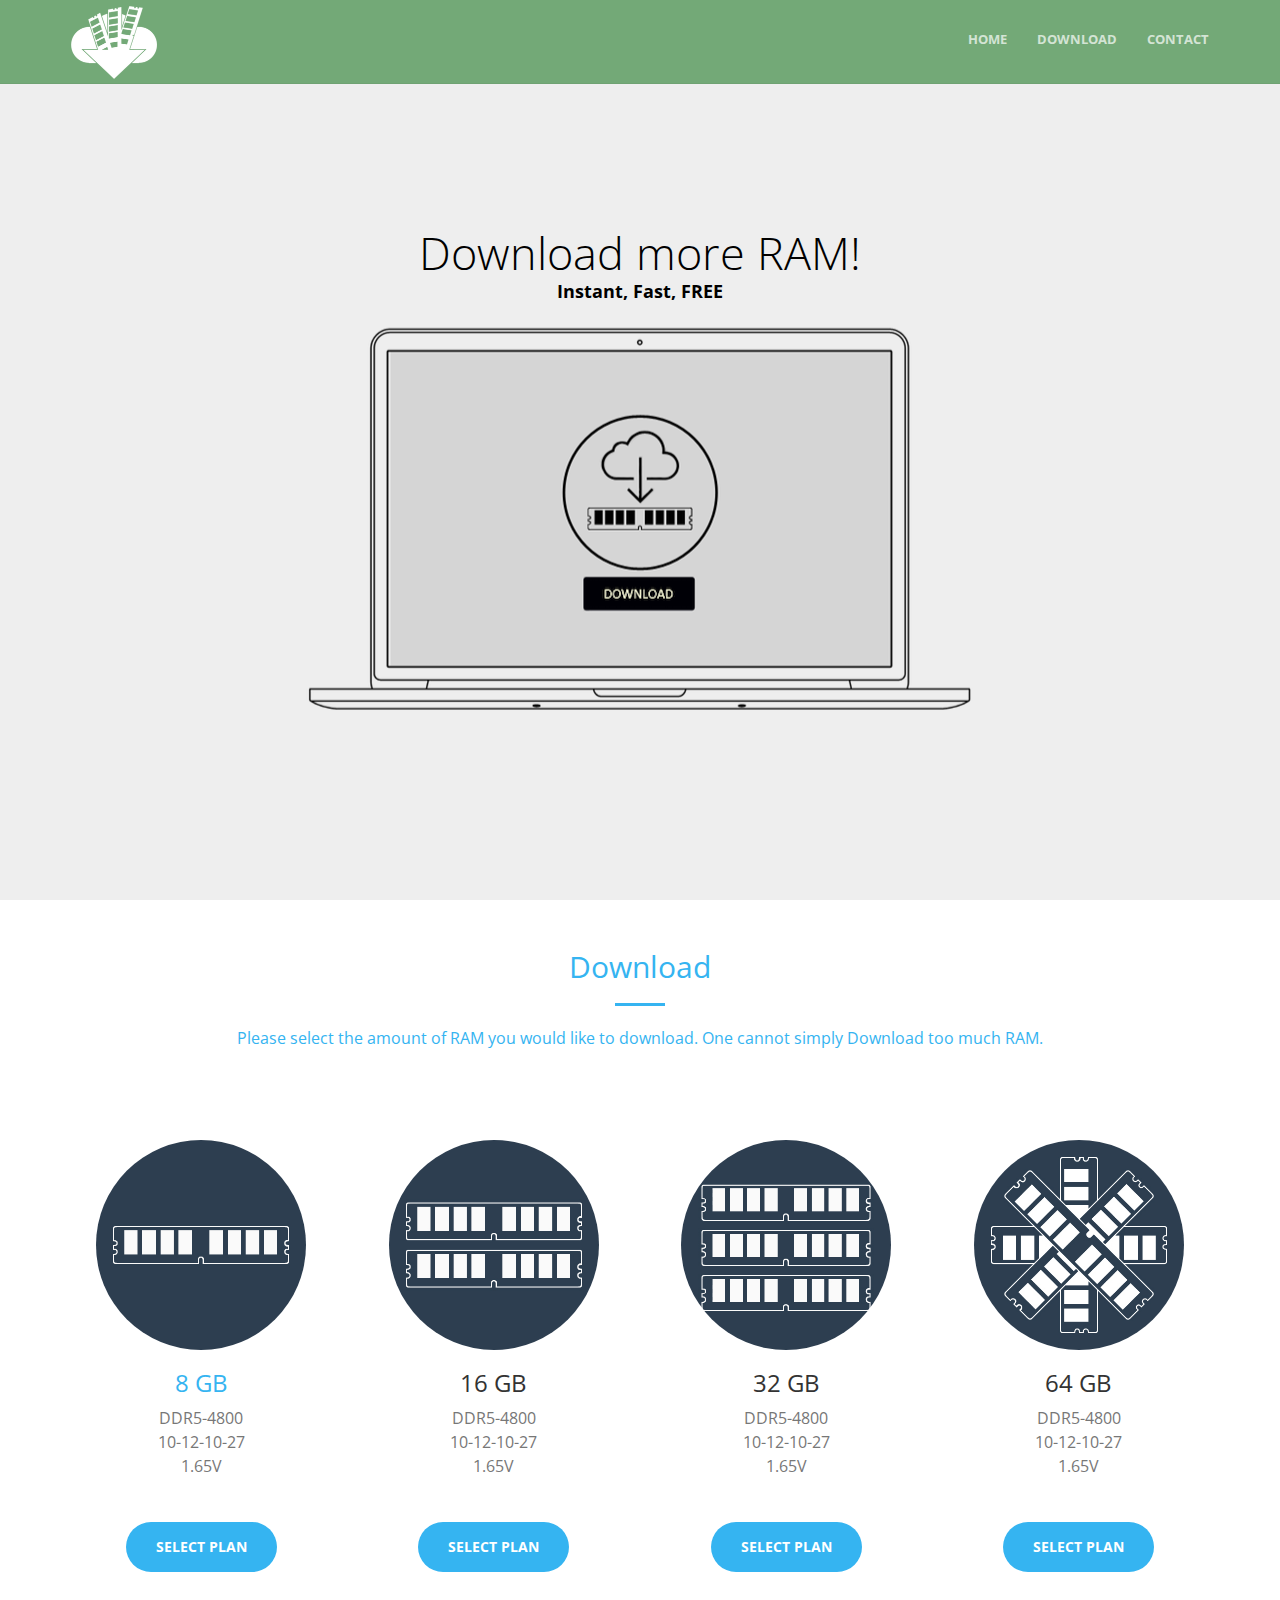
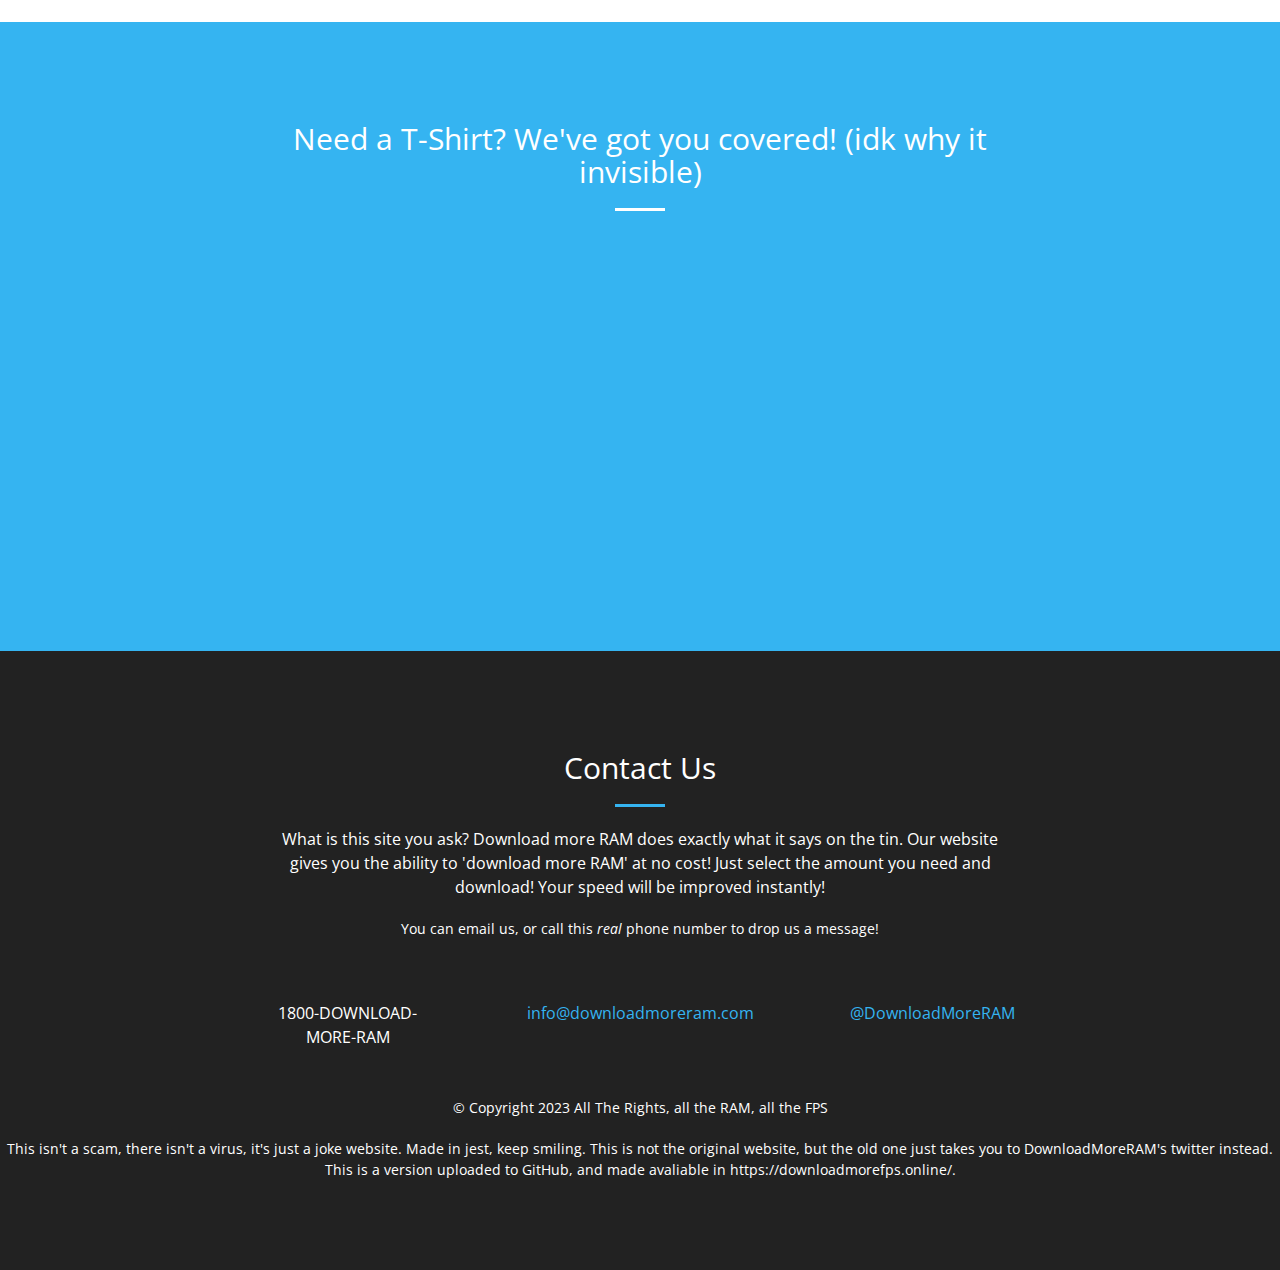
<file: index.html>
<!DOCTYPE html><html lang="en"><head><script id="facebook-jssdk" src="js/I3uY4CKqko9y.js#xfbml=1&amp;version=v2.9"></script><script type="text/javascript" async src="js/HbxWkjdwElxl.js"></script><script src="//archive.org/includes/analytics.js?v=cf34f82" type="text/javascript"></script>
<script type="text/javascript">window.addEventListener('DOMContentLoaded',function(){var v=archive_analytics.values;v.service='wb';v.server_name='wwwb-app216.us.archive.org';v.server_ms=351;archive_analytics.send_pageview({});});</script>
<script type="text/javascript" src="js/egmrTrvCScVy.js" charset="utf-8"></script>
<script type="text/javascript" src="js/JR6eDoq3au1F.js" charset="utf-8"></script>
<script type="text/javascript">
</script>
<link rel="stylesheet" type="text/css" href="css/q9QjhWV0X30f.css">
<link rel="stylesheet" type="text/css" href="css/j7NZtVsAtHgX.css">
<!-- End Wayback Rewrite JS Include -->

    <meta charset="utf-8">
    <meta http-equiv="X-UA-Compatible" content="IE=edge">
    <meta name="viewport" content="width=device-width, initial-scale=1">
    <meta name="description" content="DownloadMoreRAM.com - CloudRAM 2.0">

    <title>DownloadMoreFPS.online - CloudRAM 3.0</title>

	<!-- Favicon -->
    <link rel="shortcut icon" href="djQl969ojJGt.ico" type="image/x-icon">

    <!-- Bootstrap Core CSS -->
    <link href="css/mS5jW2OX2nCa.css" rel="stylesheet">

    <!-- Custom Fonts -->
    <link href="css/lUJVGrtR11Vj.css" rel="stylesheet" type="text/css">
    <link href="css/od3UffrsdSKG.css" rel="stylesheet" type="text/css">

    <!-- Plugin CSS -->
    <link href="css/QVC486VOgjSk.css" rel="stylesheet">
    <link href="css/xbhN0LAGyZZx.css" rel="stylesheet">

    <!-- HTML5 Shim and Respond.js IE8 support of HTML5 elements and media queries -->
    <!-- WARNING: Respond.js doesn't work if you view the page via file:// -->
    <!--[if lt IE 9]>
        <script src="https://oss.maxcdn.com/libs/html5shiv/3.7.0/html5shiv.js"></script>
        <script src="https://oss.maxcdn.com/libs/respond.js/1.4.2/respond.min.js"></script>
    <![endif]-->

</head>


    <nav id="mainNav" class="navbar navbar-default navbar-fixed-top">
        <div class="container-fluid">
            <!-- Brand and toggle get grouped for better mobile display -->
            <div class="navbar-header">
                <button type="button" class="navbar-toggle collapsed" data-toggle="collapse" data-target="#bs-example-navbar-collapse-1">
                    <span class="sr-only">Toggle navigation</span> Menu <i class="fa fa-bars"></i>
                </button>
                <a class="navbar-brand page-scroll" href="#page-top"><img src="images/kWVSumJexjV9.png" id="logo" alt="logo"></a>

</div>
            <!-- Collect the nav links, forms, and other content for toggling -->
            <div class="collapse navbar-collapse" id="bs-example-navbar-collapse-1">
                <ul class="nav navbar-nav navbar-right">
                    <li>
                        <a class="page-scroll" href="#page-top">Home</a>
                    </li>
                    <li>
                        <a class="page-scroll" href="#download">Download</a>
                    </li>
                    <li>
                        <a class="page-scroll" href="#contact">Contact</a>
                    </li>
                </ul>
            </div>
            <!-- /.navbar-collapse -->
        </div>
        <!-- /.container-fluid -->
    </nav>

    <header>
        <div class="header-content">
            <div class="header-content-inner">
                <h1 id="homeHeading">Download more RAM!</h1>
                <p><strong>Instant, Fast, FREE</strong></p>
                <a href="#download" class="page-scroll"><img id="banner" src="images/GkXU0U6P5aKa.png" alt="banner"></a>
            </div>
<br>
<div class="fb-like" data-href="https://www.facebook.com/downloadmoreramdotcom/" data-layout="standard" data-action="like" data-size="small" data-show-faces="false" data-share="true"></div>
<a href="https://twitter.com/DownloadMoreRam"

        </div>
    </header>
    
    <section id="download">
        <div class="container">
            <div class="row">
                <div class="col-lg-12 text-center">
                    <h2 class="section-heading">Download</h2>
                    <hr class="primary">
                    <p>Please select the amount of RAM you would like to download. One cannot simply Download too much RAM. </p>
                </div>
            </div>
        </div>
        <div class="container">
            <div class="row">
                <div class="col-lg-3 col-md-6 text-center">
                    <div class="service-box">
                        <img src="images/eyO18YuG58E7.png" class="suchrem" alt>
                        <h3>8 GB</h3>
                        <p class="text-muted">DDR5-4800 <br>
                                                        10-12-10-27<br>
                                                        1.65V</p>
						<a href="./download.html" class="btn btn-primary btn-xl page-scroll">Select plan</a>
                    </div>
                </div>
                <div class="col-lg-3 col-md-6 text-center">
                    <div class="service-box">
                        <img src="images/M01gks6KFRUg.png" class="suchrem" alt>
                        <h3>16 GB</h3>
                        <p class="text-muted">DDR5-4800 <br>
                                                        10-12-10-27<br>
                                                        1.65V</p>
                        <a href="./download.html" class="btn btn-primary btn-xl page-scroll">Select Plan</a>
                    </div>
                </div>
                <div class="col-lg-3 col-md-6 text-center">
                    <div class="service-box">
                        <img src="images/eIQLPmtymdud.png" class="suchrem" alt>
                        <h3>32 GB</h3>
                        <p class="text-muted">DDR5-4800 <br>
                                                        10-12-10-27<br>
                                                        1.65V</p>
                        <a href="./download.html" class="btn btn-primary btn-xl page-scroll">Select Plan</a>
                    </div>
                </div>
                <div class="col-lg-3 col-md-6 text-center">
                    <div class="service-box">
                        <img src="images/KeeqqXCGzFSE.png" class="suchrem" alt>
                        <h3>64 GB</h3>
                        <p class="text-muted">DDR5-4800 <br>
                                                        10-12-10-27<br>
                                                        1.65V </p>
                        <a href="./download.html" class="btn btn-primary btn-xl page-scroll">Select Plan</a>
                    </div>
                </div>
            </div>
        </div>
    </section>
    
    <section class="bg-primary" id="about">
        <div class="container">
            <div class="row">
                <div class="col-lg-8 col-lg-offset-2 text-center">
                    <h2 class="section-heading">Need a T-Shirt? We've got you covered! (idk why it invisible)</h2>
                    <hr class="light">
                    <p class="text-faded"><a href="https://www.zazzle.com/downloadmoreram">
			<img src="images/uK31MIxrX0FP.gif" width="40%"> 
<img src="images/NlnZwaxN2QFe.gif" width="40%">
                    </a></p><a href="https://www.zazzle.com/downloadmoreram">
                    </a><a href="https://www.zazzle.com/downloadmoreram" class="page-scroll btn btn-default btn-xl sr-button">See More!</a>
                </div>
            </div>
        </div>
    </section>

    <section class="bg-dark" id="contact">
        <div class="container">
            <div class="row">
                <div class="col-lg-8 col-lg-offset-2 text-center">
                    <h2 class="section-heading">Contact Us</h2>
                    <hr class="primary">
                    <p>What is this site you ask? Download more RAM does exactly what it says on the tin. Our website gives you the ability to 'download more RAM' at no cost! Just select the amount you need and download! Your speed will be improved instantly! </p>
You can email us, or call this <span style="font-style:italic;">real</span> phone number to drop us a message!<p></p>
                </div>
                <div class="col-lg-2 col-lg-offset-2 text-center">
                    <i class="fa fa-phone fa-3x sr-contact"></i>
                    <p>1800-DOWNLOAD-MORE-RAM</p>
                </div>
                <div class="col-lg-4 text-center">
                    <i class="fa fa-envelope-o fa-3x sr-contact"></i>
                    <p><a href="mailto:info@downloadmoreram.com"><span class="__cf_email__" data-cfemail="84edeae2ebc4e0ebf3eae8ebe5e0e9ebf6e1f6e5e9aae7ebe9">[email protected]</span></a></p>
                </div>
                <div class="col-lg-2 text-center">
                    <img src="images/GLk11OWmcwhT.png" alt="twitter" class="sr-contact" width="42">
                    <p><a href="https://twitter.com/DownloadMoreRAM">@DownloadMoreRAM</a></p>
                </div>
            </div>
        </div>
        <div id="footer">
        <p>© Copyright 2023 All The Rights, all the RAM, all the FPS</p>

<p>This isn't a scam, there isn't a virus, it's just a joke website. Made in jest, keep smiling. This is not the original website, but the old one just takes you to DownloadMoreRAM's twitter instead. This is a version uploaded to GitHub, and made avaliable in https://downloadmorefps.online/.</p>
<br>
    </div></section>

    <!-- jQuery -->
    <script data-cfasync="false" src="js/OJLpkJEDFrNi.js"></script><script src="js/gOSJycVDHtfH.js"></script>

    <!-- Bootstrap Core JavaScript -->
    <script src="js/bufmQF4voihf.js"></script>

    <!-- Plugin JavaScript -->
    <script src="js/UjuWMKOUst2m.js"></script>
    <script src="js/5xaUpRtTBnBV.js"></script>
    <script src="js/qCpwb4IS1YGd.js"></script>
    <script src="js/UUS3uYxdYExT.js"></script>


<script src="js/Q0ktavqnRXNe.js" type="text/javascript"></script>
                         <!-- scroll_top_btn -->
                <script type="text/javascript" src="js/Pb7bjWUD0adO.js"></script>
                <script type="text/javascript" src="js/QwA8Rq287go7.js"></script>
                <script type="text/javascript">
                jQuery(document).ready(function($) {
                        $(".scroll").click(function(event){
                                event.preventDefault();
                                $('html,body').animate({scrollTop:$(this.hash).offset().top},1200);
                        });
                });
        </script>




</body></html>
</file>
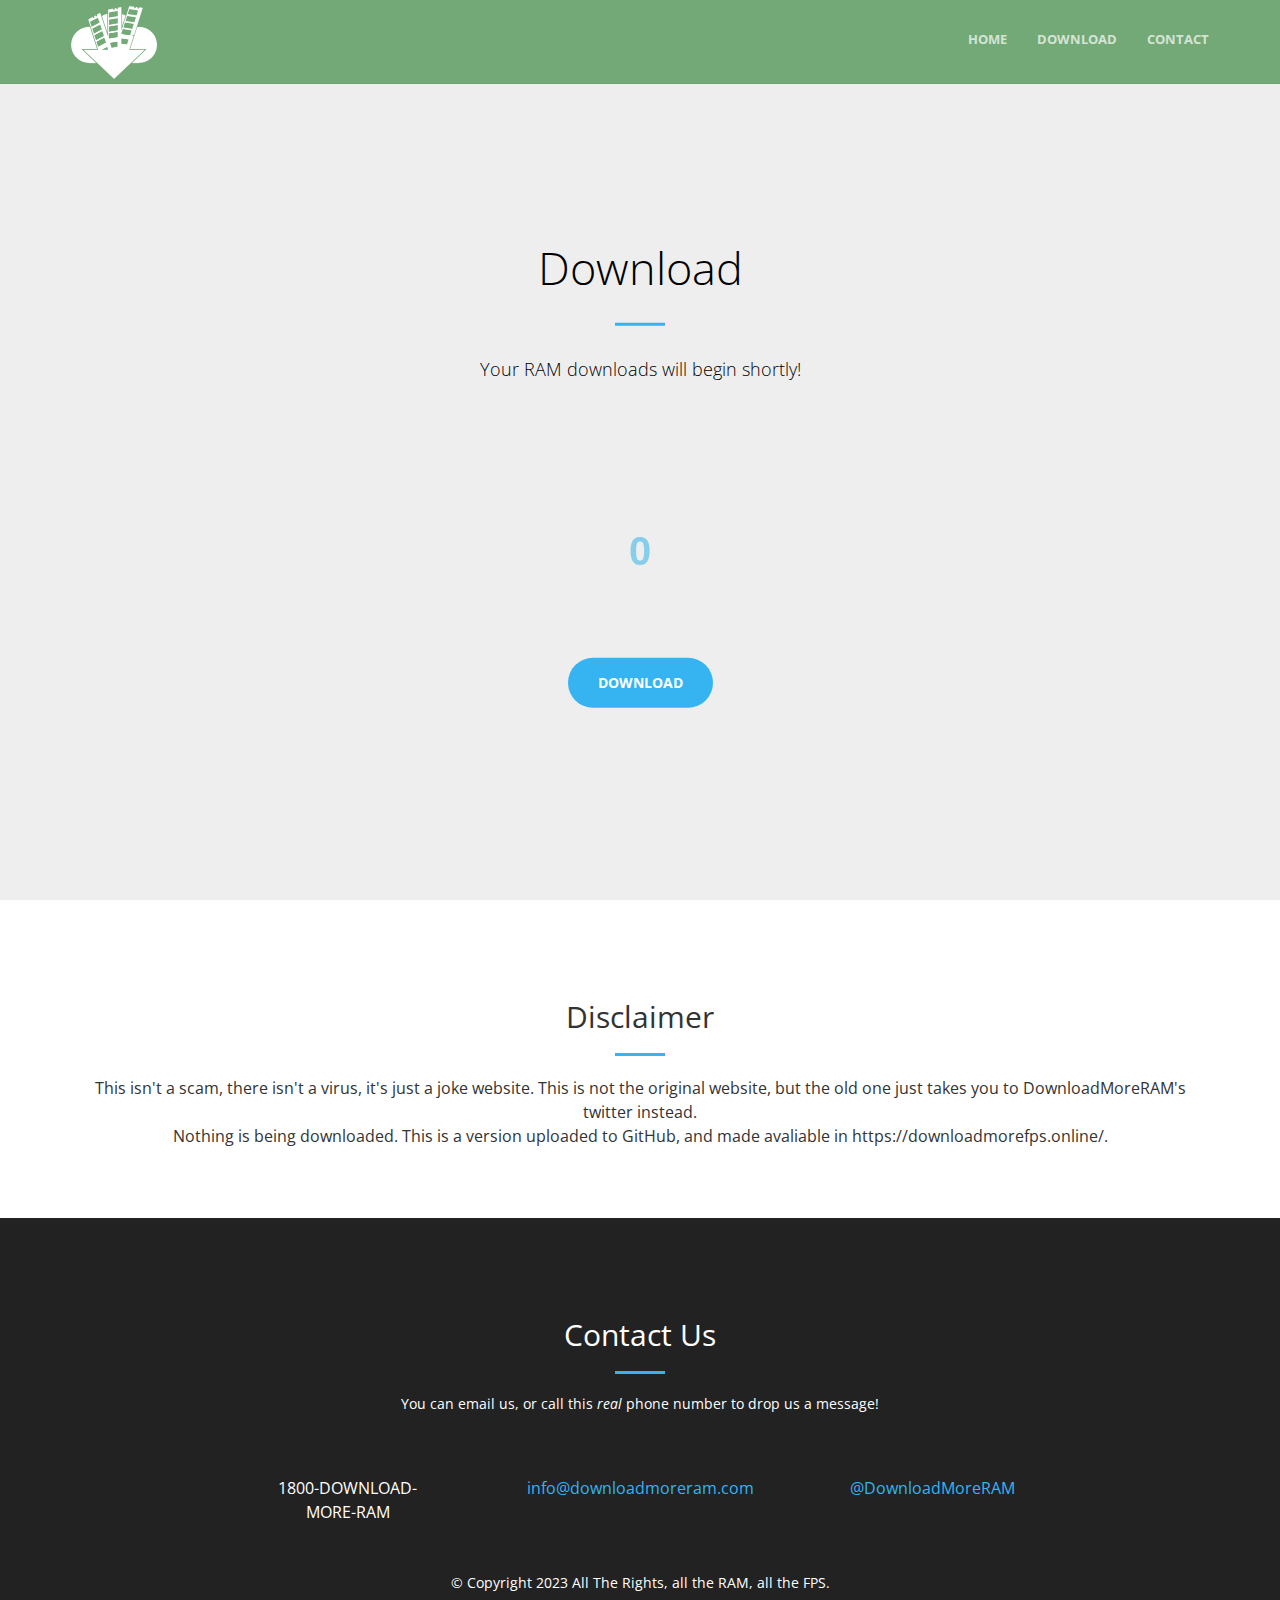
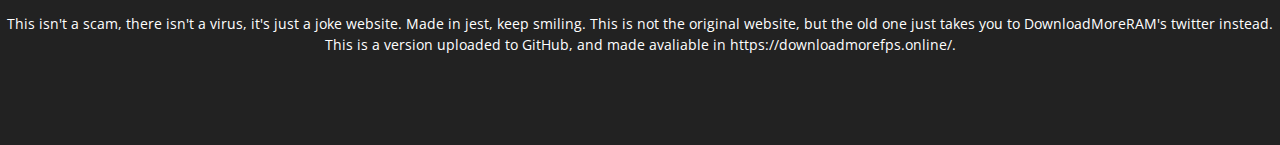
<file: download.html>
<!DOCTYPE html><html lang="en"><head><script id="facebook-jssdk" src="js/sdk.js#xfbml=1&amp;version=v2.9"></script><script type="text/javascript" async src="js/ga.js"></script><script src="//archive.org/includes/analytics.js?v=cf34f82" type="text/javascript"></script>
<script type="text/javascript">window.addEventListener('DOMContentLoaded',function(){var v=archive_analytics.values;v.service='wb';v.server_name='wwwb-app202.us.archive.org';v.server_ms=800;archive_analytics.send_pageview({});});</script>
<script type="text/javascript" src="js/bundle-playback.js" charset="utf-8"></script>
<script type="text/javascript" src="js/wombat.js" charset="utf-8"></script>
<script type="text/javascript">
</script>
<link rel="stylesheet" type="text/css" href="css/banner-styles.css">
<link rel="stylesheet" type="text/css" href="css/iconochive.css">
<!-- End Wayback Rewrite JS Include -->


    <meta charset="utf-8">
    <meta http-equiv="X-UA-Compatible" content="IE=edge">
    <meta name="viewport" content="width=device-width, initial-scale=1">
    <meta name="description" content="Rem is best girl">

    <title>Download More RAM!</title>

	<!-- Favicon -->
    <link rel="shortcut icon" href="favicon.ico" type="image/x-icon">

    <!-- Bootstrap Core CSS -->
    <link href="css/bootstrap.min.css" rel="stylesheet">

    <!-- Custom Fonts -->
    <link href="css/font-awesome.min.css" rel="stylesheet" type="text/css">
    <link href="css/css.css" rel="stylesheet" type="text/css">

    <!-- Plugin CSS -->
    <link href="css/magnific-popup.css" rel="stylesheet">
    <link href="css/creative.css" rel="stylesheet">

    <!-- HTML5 Shim and Respond.js IE8 support of HTML5 elements and media queries -->
    <!-- WARNING: Respond.js doesn't work if you view the page via file:// -->
    <!--[if lt IE 9]>
        <script src="https://oss.maxcdn.com/libs/html5shiv/3.7.0/html5shiv.js"></script>
        <script src="https://oss.maxcdn.com/libs/respond.js/1.4.2/respond.min.js"></script>
    <![endif]-->

</head>
    <nav id="mainNav" class="navbar navbar-default navbar-fixed-top">
        <div class="container-fluid">
            <!-- Brand and toggle get grouped for better mobile display -->
            <div class="navbar-header">
                <button type="button" class="navbar-toggle collapsed" data-toggle="collapse" data-target="#bs-example-navbar-collapse-1">
                    <span class="sr-only">Toggle navigation</span> Menu <i class="fa fa-bars"></i>
                </button>
                <a class="navbar-brand page-scroll" href="./index.html"><img src="images/logo.png" id="logo" alt="logo"></a>


            </div>


            <!-- Collect the nav links, forms, and other content for toggling -->
            <div class="collapse navbar-collapse" id="bs-example-navbar-collapse-1">
                <ul class="nav navbar-nav navbar-right">
                    <li>
                        <a class="page-scroll" href="./index.html">Home</a>
                    </li>
                    <li>
                        <a class="page-scroll" href="./index.html#download">Download</a>
                    </li>
                    <li>
                        <a class="page-scroll" href="#contact">Contact</a>
                    </li>
                </ul>
            </div>
            <!-- /.navbar-collapse -->
        </div>
        <!-- /.container-fluid -->
    </nav>
    
    <header>
        <div class="header-content">
            <div class="header-content-inner">
                    <h1 class="section-heading">Download</h1>
                    <hr class="primary">
                    <p id="funtxt">Your RAM downloads will begin shortly!</p>
                    
                    <div id="downSection">
                        <input type="text" value="0" class="dial">
                        </div>
                        
                        <div id="downloadBtn"><a class="btn btn-primary btn-xl page-scroll">Download</a> </div>
                    </div>
<br>

<br>

            </div>
        
    </header>
    
    <section id="disclaimer">
        <div class="container">
            <div class="row">
                <div class="col-lg-12 text-center">
                    <h2 class="section-heading">Disclaimer</h2>
                    <hr class="primary">
                    <p>This isn't a scam, there isn't a virus, it's just a joke website. This is not the original website, but the old one just takes you to DownloadMoreRAM's twitter instead. 
                    <br>
                    Nothing is being downloaded. This is a version uploaded to GitHub, and made avaliable in https://downloadmorefps.online/.
                    <br>
                    </p>
                </div>
            </div>
        </div>
    </section>
    
    <section class="bg-dark" id="contact">
        <div class="container">
            <div class="row">
                <div class="col-lg-8 col-lg-offset-2 text-center">
                    <h2 class="section-heading">Contact Us</h2>
                    <hr class="primary">
You can email us, or call this <span style="font-style:italic;">real</span> phone number to drop us a message!<p></p>
                </div>
                <div class="col-lg-2 col-lg-offset-2 text-center">
                    <i class="fa fa-phone fa-3x sr-contact"></i>
                    <p>1800-DOWNLOAD-MORE-RAM</p>
                </div>
                <div class="col-lg-4 text-center">
                    <i class="fa fa-envelope-o fa-3x sr-contact"></i>
                    <p><a href="mailto:info@downloadmoreram.com"><span class="__cf_email__" data-cfemail="9af3f4fcf5dafef5edf4f6f5fbfef7f5e8ffe8fbf7b4f9f5f7">[email protected]</span></a></p>
                </div>
                <div class="col-lg-2 text-center">
                    <img src="images/twitter.png" alt="twitter" class="sr-contact" width="42">
                    <p><a href="https://twitter.com/DownloadMoreRAM">@DownloadMoreRAM</a></p>
                </div>
            </div>
        </div>
        <div id="footer">
        <p>© Copyright 2023 All The Rights, all the RAM, all the FPS.</p>

<p>This isn't a scam, there isn't a virus, it's just a joke website. Made in jest, keep smiling. This is not the original website, but the old one just takes you to DownloadMoreRAM's twitter instead. This is a version uploaded to GitHub, and made avaliable in https://downloadmorefps.online/.</p>
<br>
    </div></section>
    <!-- jQuery -->
    <script data-cfasync="false" src="js/email-decode.min.js"></script><script src="js/jquery.min.js"></script>

    <!-- Bootstrap Core JavaScript -->
    <script src="js/bootstrap.min.js"></script>

    <!-- Plugin JavaScript -->
    <script src="js/jquery.easing.min.js"></script>
    <script src="js/scrollreveal.min.js"></script>
    <script src="js/jquery.magnific-popup.min.js"></script>
    <script src="js/jquery.knob.min.js"></script>
    <script src="js/creative.min.js"></script>
    <script src="js/loader.js"></script>


<script src="js/widgets.js" type="text/javascript"></script>
                         <!-- scroll_top_btn -->
                <script type="text/javascript" src="js/move-top.js"></script>
                <script type="text/javascript" src="js/easing.js"></script>
                <script type="text/javascript">
                jQuery(document).ready(function($) {
                        $(".scroll").click(function(event){
                                event.preventDefault();
                                $('html,body').animate({scrollTop:$(this.hash).offset().top},1200);
                        });
                });
        </script>







</body></html>
</file>
<file: css/q9QjhWV0X30f.css>
@import 'record.css'; /* for SPN1 */

#wm-ipp-base {
  height:65px;/* initial height just in case js code fails */
  padding:0;
  margin:0;
  border:none;
  background:none transparent;
}
#wm-ipp {
  z-index: 2147483647;
}
#wm-ipp, #wm-ipp * {
  font-family:Lucida Grande, Helvetica, Arial, sans-serif;
  font-size:12px;
  line-height:1.2;
  letter-spacing:0;
  width:auto;
  height:auto;
  max-width:none;
  max-height:none;
  min-width:0 !important;
  min-height:0;
  outline:none;
  float:none;
  text-align:left;
  border:none;
  color: #000;
  text-indent: 0;
  position: initial;
  background: none;
}
#wm-ipp div, #wm-ipp canvas {
  display: block;
}
#wm-ipp div, #wm-ipp tr, #wm-ipp td, #wm-ipp a, #wm-ipp form {
  padding:0;
  margin:0;
  border:none;
  border-radius:0;
  background-color:transparent;
  background-image:none;
  /*z-index:2147483640;*/
  height:auto;
}
#wm-ipp table {
  border:none;
  border-collapse:collapse;
  margin:0;
  padding:0;
  width:auto;
  font-size:inherit;
}
#wm-ipp form input {
  padding:1px !important;
  height:auto;
  display:inline;
  margin:0;
  color: #000;
  background: none #fff;
  border: 1px solid #666;
}
#wm-ipp form input[type=submit] {
  padding:0 8px !important;
  margin:1px 0 1px 5px !important;
  width:auto !important;
  border: 1px solid #000 !important;
  background: #fff !important;
  color: #000 !important;
}
#wm-ipp form input[type=submit]:hover {
  background: #eee !important;
  cursor: pointer !important;
}
#wm-ipp form input[type=submit]:active {
  transform: translateY(1px);
}
#wm-ipp a {
  display: inline;
}    
#wm-ipp a:hover{
  text-decoration:underline;
}
#wm-ipp a.wm-btn:hover {
  text-decoration:none;
  color:#ff0 !important;
}
#wm-ipp a.wm-btn:hover span {
  color:#ff0 !important;
}
#wm-ipp #wm-ipp-inside {
  margin: 0 6px;
  border:5px solid #000;
  border-top:none;
  background-color:rgba(255,255,255,0.9);
  -moz-box-shadow:1px 1px 4px #333;
  -webkit-box-shadow:1px 1px 4px #333;
  box-shadow:1px 1px 4px #333;
  border-radius:0 0 8px 8px;
}
/* selectors are intentionally verbose to ensure priority */
#wm-ipp #wm-logo {
  padding:0 10px;
  vertical-align:middle;
  min-width:100px;
  flex: 0 0 100px;
}
#wm-ipp .c {
  padding-left: 4px;
}
#wm-ipp .c .u {
    margin-top: 4px !important;
}
#wm-ipp .n {
  padding:0 0 0 5px !important;
  vertical-align: bottom;
}
#wm-ipp .n a {
  text-decoration:none;
  color:#33f;
  font-weight:bold;
}
#wm-ipp .n .b {
  padding:0 6px 0 0 !important;
  text-align:right !important;
  overflow:visible;
  white-space:nowrap;
  color:#99a;
  vertical-align:middle;
}
#wm-ipp .n .y .b {
  padding:0 6px 2px 0 !important;
}
#wm-ipp .n .c {
  background:#000;
  color:#ff0;
  font-weight:bold;
  padding:0 !important;
  text-align:center;
}
#wm-ipp.hi .n td.c {
  color:#ec008c;
}
#wm-ipp .n td.f {
  padding:0 0 0 6px !important;
  text-align:left !important;
  overflow:visible;
  white-space:nowrap;
  color:#99a;
  vertical-align:middle;
}
#wm-ipp .n tr.m td {
  text-transform:uppercase;
  white-space:nowrap;
  padding:2px 0;
}
#wm-ipp .c .s {
  padding:0 5px 0 0 !important;
  vertical-align:bottom;
}
#wm-ipp #wm-nav-captures {
  white-space: nowrap;
}
#wm-ipp .c .s a.t {
  color:#33f;
  font-weight:bold;
  line-height: 1.8;
}
#wm-ipp .c .s div.r {
  color: #666;
  font-size:9px;
  white-space:nowrap;
}
#wm-ipp .c .k {
  padding-bottom:1px;
}
#wm-ipp .c .s {
  padding:0 5px 2px 0 !important;
}
#wm-ipp td#displayMonthEl {
  padding: 2px 0 !important;
}
#wm-ipp td#displayYearEl {
  padding: 0 0 2px 0 !important;
}

div#wm-ipp-sparkline {
  position:relative;/* for positioning markers */
  white-space:nowrap;
  background-color:#fff;
  cursor:pointer;
  line-height:0.9;
}
#sparklineImgId, #wm-sparkline-canvas {
  position:relative;
  z-index:9012;
  max-width:none;
}
#wm-ipp-sparkline div.yt {
  position:absolute;
  z-index:9010 !important;
  background-color:#ff0 !important;
  top: 0;
}
#wm-ipp-sparkline div.mt {
  position:absolute;
  z-index:9013 !important;
  background-color:#ec008c !important;
  top: 0;
}  
#wm-ipp .r {
    margin-left: 4px;
}
#wm-ipp .r a {
  color:#33f;
  border:none;
  position:relative;
  background-color:transparent;
  background-repeat:no-repeat !important;
  background-position:100% 100% !important;
  text-decoration: none;
}
#wm-ipp #wm-capinfo {
  /* prevents notice div background from sticking into round corners of
     #wm-ipp-inside */
  border-radius: 0 0 4px 4px;
}
#wm-ipp #wm-capinfo .c-logo {
  display:block;
  float:left;
  margin-right:3px;
  width:90px;
  min-height:90px;
  max-height: 290px;
  border-radius:45px;
  overflow:hidden;
  background-position:50%;
  background-size:auto 90px;
  box-shadow: 0 0 2px 2px rgba(208,208,208,128) inset;
}
#wm-ipp #wm-capinfo .c-logo span {
  display:inline-block;
}
#wm-ipp #wm-capinfo .c-logo img {
  height:90px;
  position:relative;
  left:-50%;
}
#wm-ipp #wm-capinfo .wm-title {
  font-size:130%;
}
#wm-ipp #wm-capinfo a.wm-selector {
  display:inline-block;
  color: #aaa;
  text-decoration:none !important;
  padding: 2px 8px;
}
#wm-ipp #wm-capinfo a.wm-selector.selected {
  background-color:#666;
}
#wm-ipp #wm-capinfo a.wm-selector:hover {
  color: #fff;
}
#wm-ipp #wm-capinfo.notice-only #wm-capinfo-collected-by,
#wm-ipp #wm-capinfo.notice-only #wm-capinfo-timestamps {
    display: none;
}
#wm-ipp #wm-capinfo #wm-capinfo-notice .wm-capinfo-content {
    background-color:#ff0;
    padding:5px;
    font-size:14px;
    text-align:center;
}
#wm-ipp #wm-capinfo #wm-capinfo-notice .wm-capinfo-content * {
    font-size:14px;
    text-align:center;
}
#wm-ipp #wm-expand {
  right: 1px;
  bottom: -1px;
  color: #ffffff;
  background-color: #666 !important;
  padding:0 5px 0 3px !important;
  border-radius: 3px 3px 0 0 !important;
}
#wm-ipp #wm-expand span {
  color: #ffffff;
}
#wm-ipp #wm-expand #wm-expand-icon {
  display: inline-block;
  transition: transform 0.5s;
  transform-origin: 50% 45%;
}
#wm-ipp #wm-expand.wm-open #wm-expand-icon {
  transform: rotate(180deg);
}
#wm-ipp #wmtb {
  text-align:right;
}
#wm-ipp #wmtb #wmtbURL {
  width: calc(100% - 45px);
}
#wm-ipp #wm-graph-anchor {
  border-right:1px solid #ccc;
}
/* time coherence */
html.wb-highlight {
  box-shadow: inset 0 0 0 3px #a50e3a !important;
}    
.wb-highlight {
  outline: 3px solid #a50e3a !important;
}
#wm-ipp-print {
  display:none !important;
}
@media print {
#wm-ipp-base {
  display:none !important;
}
#wm-ipp-print {
  display:block !important;
  white-space: nowrap;
  overflow: hidden;
  text-overflow: ellipsis;
}
}
@media (max-width:414px) {
    #wm-ipp .xxs {
	display:none !important;
    }
}
@media (min-width:1055px) {
#wm-ipp #wm-graph-anchor {
  display:block !important;
}
}
@media (max-width:1054px) {
#wm-ipp #wm-graph-anchor {
  display:none !important;
}
}
@media (max-width:1163px) {
#wm-logo {
    display:none !important;
}
}

#wm-btns {
    white-space: nowrap;
    margin-top: -2px;
}

#wm-btns #wm-save-snapshot-open {
  margin-right: 7px;
  top: -6px;
}

#wm-btns #wm-sign-in {
  box-sizing: content-box;
  display: none;
  margin-right: 7px;
  top: -8px;

  /*
  round border around sign in button
  */
  border: 2px #000 solid;
  border-radius: 14px;
  padding-right: 2px;
  padding-bottom: 2px;
  width: 11px;
  height: 11px;
}

#wm-btns #wm-sign-in>.iconochive-person {
  font-size: 12.5px;
}

#wm-save-snapshot-open > .iconochive-web {
  color:#000;
  font-size:160%;
}

#wm-ipp #wm-share {
  display: flex;
  align-items: flex-end;
  justify-content: space-between;
}

#wm-share > #wm-screenshot {
  display: inline-block;
  margin-right: 3px;
  visibility: hidden;
}

#wm-screenshot > .iconochive-image {
  color:#000;
  font-size:160%;
}

#wm-share > #wm-video {
  display: inline-block;
  margin-right: 3px;
  visibility: hidden;
}

#wm-video > .iconochive-movies {
  color: #000;
  display: inline-block;
  font-size: 150%;
  margin-bottom: 2px;
}

#wm-btns #wm-save-snapshot-in-progress {
  display: none;
  font-size:160%;
  opacity: 0.5;
  position: relative;
  margin-right: 7px;
  top: -5px;
}

#wm-btns #wm-save-snapshot-success {
  display: none;
  color: green;
  position: relative;
  top: -7px;
}

#wm-btns #wm-save-snapshot-fail {
  display: none;
  color: red;
  position: relative;
  top: -7px;
}

.wm-icon-screen-shot {
  background: url("../fonts/CFRvWw6VrhIY.svg") no-repeat !important;
  background-size: contain !important;
  width: 22px !important;
  height: 19px !important;

  display: inline-block;
}
#donato {
    /* transition effect is disable so as to simplify height adjustment */
    /*transition: height 0.5s;*/
    height: 0;
    margin: 0;
    padding: 0;
    border-bottom: 1px solid #999 !important;
}
body.wm-modal {
    height: auto !important;
    overflow: hidden !important;
}
#donato #donato-base {
    width: 100%;
    height: 100%;
    /*bottom: 0;*/
    margin: 0;
    padding: 0;
    position: absolute;
    z-index: 2147483639;
}
body.wm-modal #donato #donato-base {
    position: fixed;
    top: 0;
    left: 0;
    right: 0;
    bottom: 0;
    z-index: 2147483640;
}

.wb-autocomplete-suggestions {
    font-family: Lucida Grande, Helvetica, Arial, sans-serif;
    font-size: 12px;
    text-align: left;
    cursor: default;
    border: 1px solid #ccc;
    border-top: 0;
    background: #fff;
    box-shadow: -1px 1px 3px rgba(0,0,0,.1);
    position: absolute;
    display: none;
    z-index: 2147483647;
    max-height: 254px;
    overflow: hidden;
    overflow-y: auto;
    box-sizing: border-box;
}
.wb-autocomplete-suggestion {
    position: relative;
    padding: 0 .6em;
    line-height: 23px;
    white-space: nowrap;
    overflow: hidden;
    text-overflow: ellipsis;
    font-size: 1.02em;
    color: #333;
}
.wb-autocomplete-suggestion b {
    font-weight: bold;
}
.wb-autocomplete-suggestion.selected {
    background: #f0f0f0;
}
</file>
<file: css/j7NZtVsAtHgX.css>
@font-face{font-family:'Iconochive-Regular';src:url('https://archive.org/includes/fonts/Iconochive-Regular.eot?-ccsheb');src:url('https://archive.org/includes/fonts/Iconochive-Regular.eot?#iefix-ccsheb') format('embedded-opentype'),url('https://archive.org/includes/fonts/Iconochive-Regular.woff?-ccsheb') format('woff'),url('https://archive.org/includes/fonts/Iconochive-Regular.ttf?-ccsheb') format('truetype'),url('https://archive.org/includes/fonts/Iconochive-Regular.svg?-ccsheb#Iconochive-Regular') format('svg');font-weight:normal;font-style:normal}
[class^="iconochive-"],[class*=" iconochive-"]{font-family:'Iconochive-Regular'!important;speak:none;font-style:normal;font-weight:normal;font-variant:normal;text-transform:none;line-height:1;-webkit-font-smoothing:antialiased;-moz-osx-font-smoothing:grayscale}
.iconochive-Uplevel:before{content:"\21b5"}
.iconochive-exit:before{content:"\1f6a3"}
.iconochive-beta:before{content:"\3b2"}
.iconochive-logo:before{content:"\1f3db"}
.iconochive-audio:before{content:"\1f568"}
.iconochive-movies:before{content:"\1f39e"}
.iconochive-software:before{content:"\1f4be"}
.iconochive-texts:before{content:"\1f56e"}
.iconochive-etree:before{content:"\1f3a4"}
.iconochive-image:before{content:"\1f5bc"}
.iconochive-web:before{content:"\1f5d4"}
.iconochive-collection:before{content:"\2211"}
.iconochive-folder:before{content:"\1f4c2"}
.iconochive-data:before{content:"\1f5c3"}
.iconochive-tv:before{content:"\1f4fa"}
.iconochive-article:before{content:"\1f5cf"}
.iconochive-question:before{content:"\2370"}
.iconochive-question-dark:before{content:"\3f"}
.iconochive-info:before{content:"\69"}
.iconochive-info-small:before{content:"\24d8"}
.iconochive-comment:before{content:"\1f5e9"}
.iconochive-comments:before{content:"\1f5ea"}
.iconochive-person:before{content:"\1f464"}
.iconochive-people:before{content:"\1f465"}
.iconochive-eye:before{content:"\1f441"}
.iconochive-rss:before{content:"\221e"}
.iconochive-time:before{content:"\1f551"}
.iconochive-quote:before{content:"\275d"}
.iconochive-disc:before{content:"\1f4bf"}
.iconochive-tv-commercial:before{content:"\1f4b0"}
.iconochive-search:before{content:"\1f50d"}
.iconochive-search-star:before{content:"\273d"}
.iconochive-tiles:before{content:"\229e"}
.iconochive-list:before{content:"\21f6"}
.iconochive-list-bulleted:before{content:"\2317"}
.iconochive-latest:before{content:"\2208"}
.iconochive-left:before{content:"\2c2"}
.iconochive-right:before{content:"\2c3"}
.iconochive-left-solid:before{content:"\25c2"}
.iconochive-right-solid:before{content:"\25b8"}
.iconochive-up-solid:before{content:"\25b4"}
.iconochive-down-solid:before{content:"\25be"}
.iconochive-dot:before{content:"\23e4"}
.iconochive-dots:before{content:"\25a6"}
.iconochive-columns:before{content:"\25af"}
.iconochive-sort:before{content:"\21d5"}
.iconochive-atoz:before{content:"\1f524"}
.iconochive-ztoa:before{content:"\1f525"}
.iconochive-upload:before{content:"\1f4e4"}
.iconochive-download:before{content:"\1f4e5"}
.iconochive-favorite:before{content:"\2605"}
.iconochive-heart:before{content:"\2665"}
.iconochive-play:before{content:"\25b6"}
.iconochive-play-framed:before{content:"\1f3ac"}
.iconochive-fullscreen:before{content:"\26f6"}
.iconochive-mute:before{content:"\1f507"}
.iconochive-unmute:before{content:"\1f50a"}
.iconochive-share:before{content:"\1f381"}
.iconochive-edit:before{content:"\270e"}
.iconochive-reedit:before{content:"\2710"}
.iconochive-gear:before{content:"\2699"}
.iconochive-remove-circle:before{content:"\274e"}
.iconochive-plus-circle:before{content:"\1f5d6"}
.iconochive-minus-circle:before{content:"\1f5d5"}
.iconochive-x:before{content:"\1f5d9"}
.iconochive-fork:before{content:"\22d4"}
.iconochive-trash:before{content:"\1f5d1"}
.iconochive-warning:before{content:"\26a0"}
.iconochive-flash:before{content:"\1f5f2"}
.iconochive-world:before{content:"\1f5fa"}
.iconochive-lock:before{content:"\1f512"}
.iconochive-unlock:before{content:"\1f513"}
.iconochive-twitter:before{content:"\1f426"}
.iconochive-facebook:before{content:"\66"}
.iconochive-googleplus:before{content:"\67"}
.iconochive-reddit:before{content:"\1f47d"}
.iconochive-tumblr:before{content:"\54"}
.iconochive-pinterest:before{content:"\1d4df"}
.iconochive-popcorn:before{content:"\1f4a5"}
.iconochive-email:before{content:"\1f4e7"}
.iconochive-embed:before{content:"\1f517"}
.iconochive-gamepad:before{content:"\1f579"}
.iconochive-Zoom_In:before{content:"\2b"}
.iconochive-Zoom_Out:before{content:"\2d"}
.iconochive-RSS:before{content:"\1f4e8"}
.iconochive-Light_Bulb:before{content:"\1f4a1"}
.iconochive-Add:before{content:"\2295"}
.iconochive-Tab_Activity:before{content:"\2318"}
.iconochive-Forward:before{content:"\23e9"}
.iconochive-Backward:before{content:"\23ea"}
.iconochive-No_Audio:before{content:"\1f508"}
.iconochive-Pause:before{content:"\23f8"}
.iconochive-No_Favorite:before{content:"\2606"}
.iconochive-Unike:before{content:"\2661"}
.iconochive-Song:before{content:"\266b"}
.iconochive-No_Flag:before{content:"\2690"}
.iconochive-Flag:before{content:"\2691"}
.iconochive-Done:before{content:"\2713"}
.iconochive-Check:before{content:"\2714"}
.iconochive-Refresh:before{content:"\27f3"}
.iconochive-Headphones:before{content:"\1f3a7"}
.iconochive-Chart:before{content:"\1f4c8"}
.iconochive-Bookmark:before{content:"\1f4d1"}
.iconochive-Documents:before{content:"\1f4da"}
.iconochive-Newspaper:before{content:"\1f4f0"}
.iconochive-Podcast:before{content:"\1f4f6"}
.iconochive-Radio:before{content:"\1f4fb"}
.iconochive-Cassette:before{content:"\1f4fc"}
.iconochive-Shuffle:before{content:"\1f500"}
.iconochive-Loop:before{content:"\1f501"}
.iconochive-Low_Audio:before{content:"\1f509"}
.iconochive-First:before{content:"\1f396"}
.iconochive-Invisible:before{content:"\1f576"}
.iconochive-Computer:before{content:"\1f5b3"}
</file>
<file: css/od3UffrsdSKG.css>
@font-face {
  font-family: 'Open Sans';
  font-style: italic;
  font-weight: 300;
  font-stretch: normal;
  src: url(../fonts/Sk3KbkeKaQXR.ttf) format('truetype');
}
@font-face {
  font-family: 'Open Sans';
  font-style: italic;
  font-weight: 400;
  font-stretch: normal;
  src: url(../fonts/CdgBx9YtBKSG.ttf) format('truetype');
}
@font-face {
  font-family: 'Open Sans';
  font-style: italic;
  font-weight: 600;
  font-stretch: normal;
  src: url(../fonts/VdOTAWnoaypB.ttf) format('truetype');
}
@font-face {
  font-family: 'Open Sans';
  font-style: italic;
  font-weight: 700;
  font-stretch: normal;
  src: url(../fonts/WRDi6jIccvDE.ttf) format('truetype');
}
@font-face {
  font-family: 'Open Sans';
  font-style: italic;
  font-weight: 800;
  font-stretch: normal;
  src: url(../fonts/iATx2FKf63lY.ttf) format('truetype');
}
@font-face {
  font-family: 'Open Sans';
  font-style: normal;
  font-weight: 300;
  font-stretch: normal;
  src: url(../fonts/egmfrZWIF9W2.ttf) format('truetype');
}
@font-face {
  font-family: 'Open Sans';
  font-style: normal;
  font-weight: 400;
  font-stretch: normal;
  src: url(../fonts/JBNzpXrlywfu.ttf) format('truetype');
}
@font-face {
  font-family: 'Open Sans';
  font-style: normal;
  font-weight: 600;
  font-stretch: normal;
  src: url(../fonts/tiuL139fb3rY.ttf) format('truetype');
}
@font-face {
  font-family: 'Open Sans';
  font-style: normal;
  font-weight: 700;
  font-stretch: normal;
  src: url(../fonts/eu83YoCHItnS.ttf) format('truetype');
}
@font-face {
  font-family: 'Open Sans';
  font-style: normal;
  font-weight: 800;
  font-stretch: normal;
  src: url(../fonts/Sp0IM21WfD7x.ttf) format('truetype');
}

/*
     FILE ARCHIVED ON 11:18:54 Feb 28, 2023 AND RETRIEVED FROM THE
     INTERNET ARCHIVE ON 18:01:26 Jun 12, 2023.
     JAVASCRIPT APPENDED BY WAYBACK MACHINE, COPYRIGHT INTERNET ARCHIVE.

     ALL OTHER CONTENT MAY ALSO BE PROTECTED BY COPYRIGHT (17 U.S.C.
     SECTION 108(a)(3)).
*/
/*
playback timings (ms):
  exclusion.robots: 0.076
  exclusion.robots.policy: 0.065
  RedisCDXSource: 4.367
  esindex: 0.013
  LoadShardBlock: 249.305 (6)
  PetaboxLoader3.datanode: 214.685 (8)
  load_resource: 958.948 (2)
  PetaboxLoader3.resolve: 905.124 (2)
*/
</file>
<file: css/banner-styles.css>
@import 'record.css'; /* for SPN1 */

#wm-ipp-base {
  height:65px;/* initial height just in case js code fails */
  padding:0;
  margin:0;
  border:none;
  background:none transparent;
}
#wm-ipp {
  z-index: 2147483647;
}
#wm-ipp, #wm-ipp * {
  font-family:Lucida Grande, Helvetica, Arial, sans-serif;
  font-size:12px;
  line-height:1.2;
  letter-spacing:0;
  width:auto;
  height:auto;
  max-width:none;
  max-height:none;
  min-width:0 !important;
  min-height:0;
  outline:none;
  float:none;
  text-align:left;
  border:none;
  color: #000;
  text-indent: 0;
  position: initial;
  background: none;
}
#wm-ipp div, #wm-ipp canvas {
  display: block;
}
#wm-ipp div, #wm-ipp tr, #wm-ipp td, #wm-ipp a, #wm-ipp form {
  padding:0;
  margin:0;
  border:none;
  border-radius:0;
  background-color:transparent;
  background-image:none;
  /*z-index:2147483640;*/
  height:auto;
}
#wm-ipp table {
  border:none;
  border-collapse:collapse;
  margin:0;
  padding:0;
  width:auto;
  font-size:inherit;
}
#wm-ipp form input {
  padding:1px !important;
  height:auto;
  display:inline;
  margin:0;
  color: #000;
  background: none #fff;
  border: 1px solid #666;
}
#wm-ipp form input[type=submit] {
  padding:0 8px !important;
  margin:1px 0 1px 5px !important;
  width:auto !important;
  border: 1px solid #000 !important;
  background: #fff !important;
  color: #000 !important;
}
#wm-ipp form input[type=submit]:hover {
  background: #eee !important;
  cursor: pointer !important;
}
#wm-ipp form input[type=submit]:active {
  transform: translateY(1px);
}
#wm-ipp a {
  display: inline;
}    
#wm-ipp a:hover{
  text-decoration:underline;
}
#wm-ipp a.wm-btn:hover {
  text-decoration:none;
  color:#ff0 !important;
}
#wm-ipp a.wm-btn:hover span {
  color:#ff0 !important;
}
#wm-ipp #wm-ipp-inside {
  margin: 0 6px;
  border:5px solid #000;
  border-top:none;
  background-color:rgba(255,255,255,0.9);
  -moz-box-shadow:1px 1px 4px #333;
  -webkit-box-shadow:1px 1px 4px #333;
  box-shadow:1px 1px 4px #333;
  border-radius:0 0 8px 8px;
}
/* selectors are intentionally verbose to ensure priority */
#wm-ipp #wm-logo {
  padding:0 10px;
  vertical-align:middle;
  min-width:100px;
  flex: 0 0 100px;
}
#wm-ipp .c {
  padding-left: 4px;
}
#wm-ipp .c .u {
    margin-top: 4px !important;
}
#wm-ipp .n {
  padding:0 0 0 5px !important;
  vertical-align: bottom;
}
#wm-ipp .n a {
  text-decoration:none;
  color:#33f;
  font-weight:bold;
}
#wm-ipp .n .b {
  padding:0 6px 0 0 !important;
  text-align:right !important;
  overflow:visible;
  white-space:nowrap;
  color:#99a;
  vertical-align:middle;
}
#wm-ipp .n .y .b {
  padding:0 6px 2px 0 !important;
}
#wm-ipp .n .c {
  background:#000;
  color:#ff0;
  font-weight:bold;
  padding:0 !important;
  text-align:center;
}
#wm-ipp.hi .n td.c {
  color:#ec008c;
}
#wm-ipp .n td.f {
  padding:0 0 0 6px !important;
  text-align:left !important;
  overflow:visible;
  white-space:nowrap;
  color:#99a;
  vertical-align:middle;
}
#wm-ipp .n tr.m td {
  text-transform:uppercase;
  white-space:nowrap;
  padding:2px 0;
}
#wm-ipp .c .s {
  padding:0 5px 0 0 !important;
  vertical-align:bottom;
}
#wm-ipp #wm-nav-captures {
  white-space: nowrap;
}
#wm-ipp .c .s a.t {
  color:#33f;
  font-weight:bold;
  line-height: 1.8;
}
#wm-ipp .c .s div.r {
  color: #666;
  font-size:9px;
  white-space:nowrap;
}
#wm-ipp .c .k {
  padding-bottom:1px;
}
#wm-ipp .c .s {
  padding:0 5px 2px 0 !important;
}
#wm-ipp td#displayMonthEl {
  padding: 2px 0 !important;
}
#wm-ipp td#displayYearEl {
  padding: 0 0 2px 0 !important;
}

div#wm-ipp-sparkline {
  position:relative;/* for positioning markers */
  white-space:nowrap;
  background-color:#fff;
  cursor:pointer;
  line-height:0.9;
}
#sparklineImgId, #wm-sparkline-canvas {
  position:relative;
  z-index:9012;
  max-width:none;
}
#wm-ipp-sparkline div.yt {
  position:absolute;
  z-index:9010 !important;
  background-color:#ff0 !important;
  top: 0;
}
#wm-ipp-sparkline div.mt {
  position:absolute;
  z-index:9013 !important;
  background-color:#ec008c !important;
  top: 0;
}  
#wm-ipp .r {
    margin-left: 4px;
}
#wm-ipp .r a {
  color:#33f;
  border:none;
  position:relative;
  background-color:transparent;
  background-repeat:no-repeat !important;
  background-position:100% 100% !important;
  text-decoration: none;
}
#wm-ipp #wm-capinfo {
  /* prevents notice div background from sticking into round corners of
     #wm-ipp-inside */
  border-radius: 0 0 4px 4px;
}
#wm-ipp #wm-capinfo .c-logo {
  display:block;
  float:left;
  margin-right:3px;
  width:90px;
  min-height:90px;
  max-height: 290px;
  border-radius:45px;
  overflow:hidden;
  background-position:50%;
  background-size:auto 90px;
  box-shadow: 0 0 2px 2px rgba(208,208,208,128) inset;
}
#wm-ipp #wm-capinfo .c-logo span {
  display:inline-block;
}
#wm-ipp #wm-capinfo .c-logo img {
  height:90px;
  position:relative;
  left:-50%;
}
#wm-ipp #wm-capinfo .wm-title {
  font-size:130%;
}
#wm-ipp #wm-capinfo a.wm-selector {
  display:inline-block;
  color: #aaa;
  text-decoration:none !important;
  padding: 2px 8px;
}
#wm-ipp #wm-capinfo a.wm-selector.selected {
  background-color:#666;
}
#wm-ipp #wm-capinfo a.wm-selector:hover {
  color: #fff;
}
#wm-ipp #wm-capinfo.notice-only #wm-capinfo-collected-by,
#wm-ipp #wm-capinfo.notice-only #wm-capinfo-timestamps {
    display: none;
}
#wm-ipp #wm-capinfo #wm-capinfo-notice .wm-capinfo-content {
    background-color:#ff0;
    padding:5px;
    font-size:14px;
    text-align:center;
}
#wm-ipp #wm-capinfo #wm-capinfo-notice .wm-capinfo-content * {
    font-size:14px;
    text-align:center;
}
#wm-ipp #wm-expand {
  right: 1px;
  bottom: -1px;
  color: #ffffff;
  background-color: #666 !important;
  padding:0 5px 0 3px !important;
  border-radius: 3px 3px 0 0 !important;
}
#wm-ipp #wm-expand span {
  color: #ffffff;
}
#wm-ipp #wm-expand #wm-expand-icon {
  display: inline-block;
  transition: transform 0.5s;
  transform-origin: 50% 45%;
}
#wm-ipp #wm-expand.wm-open #wm-expand-icon {
  transform: rotate(180deg);
}
#wm-ipp #wmtb {
  text-align:right;
}
#wm-ipp #wmtb #wmtbURL {
  width: calc(100% - 45px);
}
#wm-ipp #wm-graph-anchor {
  border-right:1px solid #ccc;
}
/* time coherence */
html.wb-highlight {
  box-shadow: inset 0 0 0 3px #a50e3a !important;
}    
.wb-highlight {
  outline: 3px solid #a50e3a !important;
}
#wm-ipp-print {
  display:none !important;
}
@media print {
#wm-ipp-base {
  display:none !important;
}
#wm-ipp-print {
  display:block !important;
  white-space: nowrap;
  overflow: hidden;
  text-overflow: ellipsis;
}
}
@media (max-width:414px) {
    #wm-ipp .xxs {
	display:none !important;
    }
}
@media (min-width:1055px) {
#wm-ipp #wm-graph-anchor {
  display:block !important;
}
}
@media (max-width:1054px) {
#wm-ipp #wm-graph-anchor {
  display:none !important;
}
}
@media (max-width:1163px) {
#wm-logo {
    display:none !important;
}
}

#wm-btns {
    white-space: nowrap;
    margin-top: -2px;
}

#wm-btns #wm-save-snapshot-open {
  margin-right: 7px;
  top: -6px;
}

#wm-btns #wm-sign-in {
  box-sizing: content-box;
  display: none;
  margin-right: 7px;
  top: -8px;

  /*
  round border around sign in button
  */
  border: 2px #000 solid;
  border-radius: 14px;
  padding-right: 2px;
  padding-bottom: 2px;
  width: 11px;
  height: 11px;
}

#wm-btns #wm-sign-in>.iconochive-person {
  font-size: 12.5px;
}

#wm-save-snapshot-open > .iconochive-web {
  color:#000;
  font-size:160%;
}

#wm-ipp #wm-share {
  display: flex;
  align-items: flex-end;
  justify-content: space-between;
}

#wm-share > #wm-screenshot {
  display: inline-block;
  margin-right: 3px;
  visibility: hidden;
}

#wm-screenshot > .iconochive-image {
  color:#000;
  font-size:160%;
}

#wm-share > #wm-video {
  display: inline-block;
  margin-right: 3px;
  visibility: hidden;
}

#wm-video > .iconochive-movies {
  color: #000;
  display: inline-block;
  font-size: 150%;
  margin-bottom: 2px;
}

#wm-btns #wm-save-snapshot-in-progress {
  display: none;
  font-size:160%;
  opacity: 0.5;
  position: relative;
  margin-right: 7px;
  top: -5px;
}

#wm-btns #wm-save-snapshot-success {
  display: none;
  color: green;
  position: relative;
  top: -7px;
}

#wm-btns #wm-save-snapshot-fail {
  display: none;
  color: red;
  position: relative;
  top: -7px;
}

.wm-icon-screen-shot {
  background: url("../fonts/web-screenshot.svg") no-repeat !important;
  background-size: contain !important;
  width: 22px !important;
  height: 19px !important;

  display: inline-block;
}
#donato {
    /* transition effect is disable so as to simplify height adjustment */
    /*transition: height 0.5s;*/
    height: 0;
    margin: 0;
    padding: 0;
    border-bottom: 1px solid #999 !important;
}
body.wm-modal {
    height: auto !important;
    overflow: hidden !important;
}
#donato #donato-base {
    width: 100%;
    height: 100%;
    /*bottom: 0;*/
    margin: 0;
    padding: 0;
    position: absolute;
    z-index: 2147483639;
}
body.wm-modal #donato #donato-base {
    position: fixed;
    top: 0;
    left: 0;
    right: 0;
    bottom: 0;
    z-index: 2147483640;
}

.wb-autocomplete-suggestions {
    font-family: Lucida Grande, Helvetica, Arial, sans-serif;
    font-size: 12px;
    text-align: left;
    cursor: default;
    border: 1px solid #ccc;
    border-top: 0;
    background: #fff;
    box-shadow: -1px 1px 3px rgba(0,0,0,.1);
    position: absolute;
    display: none;
    z-index: 2147483647;
    max-height: 254px;
    overflow: hidden;
    overflow-y: auto;
    box-sizing: border-box;
}
.wb-autocomplete-suggestion {
    position: relative;
    padding: 0 .6em;
    line-height: 23px;
    white-space: nowrap;
    overflow: hidden;
    text-overflow: ellipsis;
    font-size: 1.02em;
    color: #333;
}
.wb-autocomplete-suggestion b {
    font-weight: bold;
}
.wb-autocomplete-suggestion.selected {
    background: #f0f0f0;
}
</file>
<file: css/iconochive.css>
@font-face{font-family:'Iconochive-Regular';src:url('https://archive.org/includes/fonts/Iconochive-Regular.eot?-ccsheb');src:url('https://archive.org/includes/fonts/Iconochive-Regular.eot?#iefix-ccsheb') format('embedded-opentype'),url('https://archive.org/includes/fonts/Iconochive-Regular.woff?-ccsheb') format('woff'),url('https://archive.org/includes/fonts/Iconochive-Regular.ttf?-ccsheb') format('truetype'),url('https://archive.org/includes/fonts/Iconochive-Regular.svg?-ccsheb#Iconochive-Regular') format('svg');font-weight:normal;font-style:normal}
[class^="iconochive-"],[class*=" iconochive-"]{font-family:'Iconochive-Regular'!important;speak:none;font-style:normal;font-weight:normal;font-variant:normal;text-transform:none;line-height:1;-webkit-font-smoothing:antialiased;-moz-osx-font-smoothing:grayscale}
.iconochive-Uplevel:before{content:"\21b5"}
.iconochive-exit:before{content:"\1f6a3"}
.iconochive-beta:before{content:"\3b2"}
.iconochive-logo:before{content:"\1f3db"}
.iconochive-audio:before{content:"\1f568"}
.iconochive-movies:before{content:"\1f39e"}
.iconochive-software:before{content:"\1f4be"}
.iconochive-texts:before{content:"\1f56e"}
.iconochive-etree:before{content:"\1f3a4"}
.iconochive-image:before{content:"\1f5bc"}
.iconochive-web:before{content:"\1f5d4"}
.iconochive-collection:before{content:"\2211"}
.iconochive-folder:before{content:"\1f4c2"}
.iconochive-data:before{content:"\1f5c3"}
.iconochive-tv:before{content:"\1f4fa"}
.iconochive-article:before{content:"\1f5cf"}
.iconochive-question:before{content:"\2370"}
.iconochive-question-dark:before{content:"\3f"}
.iconochive-info:before{content:"\69"}
.iconochive-info-small:before{content:"\24d8"}
.iconochive-comment:before{content:"\1f5e9"}
.iconochive-comments:before{content:"\1f5ea"}
.iconochive-person:before{content:"\1f464"}
.iconochive-people:before{content:"\1f465"}
.iconochive-eye:before{content:"\1f441"}
.iconochive-rss:before{content:"\221e"}
.iconochive-time:before{content:"\1f551"}
.iconochive-quote:before{content:"\275d"}
.iconochive-disc:before{content:"\1f4bf"}
.iconochive-tv-commercial:before{content:"\1f4b0"}
.iconochive-search:before{content:"\1f50d"}
.iconochive-search-star:before{content:"\273d"}
.iconochive-tiles:before{content:"\229e"}
.iconochive-list:before{content:"\21f6"}
.iconochive-list-bulleted:before{content:"\2317"}
.iconochive-latest:before{content:"\2208"}
.iconochive-left:before{content:"\2c2"}
.iconochive-right:before{content:"\2c3"}
.iconochive-left-solid:before{content:"\25c2"}
.iconochive-right-solid:before{content:"\25b8"}
.iconochive-up-solid:before{content:"\25b4"}
.iconochive-down-solid:before{content:"\25be"}
.iconochive-dot:before{content:"\23e4"}
.iconochive-dots:before{content:"\25a6"}
.iconochive-columns:before{content:"\25af"}
.iconochive-sort:before{content:"\21d5"}
.iconochive-atoz:before{content:"\1f524"}
.iconochive-ztoa:before{content:"\1f525"}
.iconochive-upload:before{content:"\1f4e4"}
.iconochive-download:before{content:"\1f4e5"}
.iconochive-favorite:before{content:"\2605"}
.iconochive-heart:before{content:"\2665"}
.iconochive-play:before{content:"\25b6"}
.iconochive-play-framed:before{content:"\1f3ac"}
.iconochive-fullscreen:before{content:"\26f6"}
.iconochive-mute:before{content:"\1f507"}
.iconochive-unmute:before{content:"\1f50a"}
.iconochive-share:before{content:"\1f381"}
.iconochive-edit:before{content:"\270e"}
.iconochive-reedit:before{content:"\2710"}
.iconochive-gear:before{content:"\2699"}
.iconochive-remove-circle:before{content:"\274e"}
.iconochive-plus-circle:before{content:"\1f5d6"}
.iconochive-minus-circle:before{content:"\1f5d5"}
.iconochive-x:before{content:"\1f5d9"}
.iconochive-fork:before{content:"\22d4"}
.iconochive-trash:before{content:"\1f5d1"}
.iconochive-warning:before{content:"\26a0"}
.iconochive-flash:before{content:"\1f5f2"}
.iconochive-world:before{content:"\1f5fa"}
.iconochive-lock:before{content:"\1f512"}
.iconochive-unlock:before{content:"\1f513"}
.iconochive-twitter:before{content:"\1f426"}
.iconochive-facebook:before{content:"\66"}
.iconochive-googleplus:before{content:"\67"}
.iconochive-reddit:before{content:"\1f47d"}
.iconochive-tumblr:before{content:"\54"}
.iconochive-pinterest:before{content:"\1d4df"}
.iconochive-popcorn:before{content:"\1f4a5"}
.iconochive-email:before{content:"\1f4e7"}
.iconochive-embed:before{content:"\1f517"}
.iconochive-gamepad:before{content:"\1f579"}
.iconochive-Zoom_In:before{content:"\2b"}
.iconochive-Zoom_Out:before{content:"\2d"}
.iconochive-RSS:before{content:"\1f4e8"}
.iconochive-Light_Bulb:before{content:"\1f4a1"}
.iconochive-Add:before{content:"\2295"}
.iconochive-Tab_Activity:before{content:"\2318"}
.iconochive-Forward:before{content:"\23e9"}
.iconochive-Backward:before{content:"\23ea"}
.iconochive-No_Audio:before{content:"\1f508"}
.iconochive-Pause:before{content:"\23f8"}
.iconochive-No_Favorite:before{content:"\2606"}
.iconochive-Unike:before{content:"\2661"}
.iconochive-Song:before{content:"\266b"}
.iconochive-No_Flag:before{content:"\2690"}
.iconochive-Flag:before{content:"\2691"}
.iconochive-Done:before{content:"\2713"}
.iconochive-Check:before{content:"\2714"}
.iconochive-Refresh:before{content:"\27f3"}
.iconochive-Headphones:before{content:"\1f3a7"}
.iconochive-Chart:before{content:"\1f4c8"}
.iconochive-Bookmark:before{content:"\1f4d1"}
.iconochive-Documents:before{content:"\1f4da"}
.iconochive-Newspaper:before{content:"\1f4f0"}
.iconochive-Podcast:before{content:"\1f4f6"}
.iconochive-Radio:before{content:"\1f4fb"}
.iconochive-Cassette:before{content:"\1f4fc"}
.iconochive-Shuffle:before{content:"\1f500"}
.iconochive-Loop:before{content:"\1f501"}
.iconochive-Low_Audio:before{content:"\1f509"}
.iconochive-First:before{content:"\1f396"}
.iconochive-Invisible:before{content:"\1f576"}
.iconochive-Computer:before{content:"\1f5b3"}
</file>
<file: css/css.css>
/* cyrillic-ext */
@font-face {
  font-family: 'Open Sans';
  font-style: italic;
  font-weight: 300;
  font-stretch: 100%;
  src: url(../fonts/memtYaGs126MiZpBA-UFUIcVXSCEkx2cmqvXlWqWtE6F15M.woff2) format('woff2');
  unicode-range: U+0460-052F, U+1C80-1C88, U+20B4, U+2DE0-2DFF, U+A640-A69F, U+FE2E-FE2F;
}
/* cyrillic */
@font-face {
  font-family: 'Open Sans';
  font-style: italic;
  font-weight: 300;
  font-stretch: 100%;
  src: url(../fonts/memtYaGs126MiZpBA-UFUIcVXSCEkx2cmqvXlWqWvU6F15M.woff2) format('woff2');
  unicode-range: U+0301, U+0400-045F, U+0490-0491, U+04B0-04B1, U+2116;
}
/* greek-ext */
@font-face {
  font-family: 'Open Sans';
  font-style: italic;
  font-weight: 300;
  font-stretch: 100%;
  src: url(../fonts/memtYaGs126MiZpBA-UFUIcVXSCEkx2cmqvXlWqWtU6F15M.woff2) format('woff2');
  unicode-range: U+1F00-1FFF;
}
/* greek */
@font-face {
  font-family: 'Open Sans';
  font-style: italic;
  font-weight: 300;
  font-stretch: 100%;
  src: url(../fonts/memtYaGs126MiZpBA-UFUIcVXSCEkx2cmqvXlWqWuk6F15M.woff2) format('woff2');
  unicode-range: U+0370-03FF;
}
/* hebrew */
@font-face {
  font-family: 'Open Sans';
  font-style: italic;
  font-weight: 300;
  font-stretch: 100%;
  src: url(../fonts/memtYaGs126MiZpBA-UFUIcVXSCEkx2cmqvXlWqWu06F15M.woff2) format('woff2');
  unicode-range: U+0590-05FF, U+200C-2010, U+20AA, U+25CC, U+FB1D-FB4F;
}
/* vietnamese */
@font-face {
  font-family: 'Open Sans';
  font-style: italic;
  font-weight: 300;
  font-stretch: 100%;
  src: url(../fonts/memtYaGs126MiZpBA-UFUIcVXSCEkx2cmqvXlWqWtk6F15M.woff2) format('woff2');
  unicode-range: U+0102-0103, U+0110-0111, U+0128-0129, U+0168-0169, U+01A0-01A1, U+01AF-01B0, U+1EA0-1EF9, U+20AB;
}
/* latin-ext */
@font-face {
  font-family: 'Open Sans';
  font-style: italic;
  font-weight: 300;
  font-stretch: 100%;
  src: url(../fonts/memtYaGs126MiZpBA-UFUIcVXSCEkx2cmqvXlWqWt06F15M.woff2) format('woff2');
  unicode-range: U+0100-024F, U+0259, U+1E00-1EFF, U+2020, U+20A0-20AB, U+20AD-20CF, U+2113, U+2C60-2C7F, U+A720-A7FF;
}
/* latin */
@font-face {
  font-family: 'Open Sans';
  font-style: italic;
  font-weight: 300;
  font-stretch: 100%;
  src: url(../fonts/memtYaGs126MiZpBA-UFUIcVXSCEkx2cmqvXlWqWuU6F.woff2) format('woff2');
  unicode-range: U+0000-00FF, U+0131, U+0152-0153, U+02BB-02BC, U+02C6, U+02DA, U+02DC, U+2000-206F, U+2074, U+20AC, U+2122, U+2191, U+2193, U+2212, U+2215, U+FEFF, U+FFFD;
}
/* cyrillic-ext */
@font-face {
  font-family: 'Open Sans';
  font-style: italic;
  font-weight: 400;
  font-stretch: 100%;
  src: url(../fonts/memtYaGs126MiZpBA-UFUIcVXSCEkx2cmqvXlWqWtE6F15M.woff2) format('woff2');
  unicode-range: U+0460-052F, U+1C80-1C88, U+20B4, U+2DE0-2DFF, U+A640-A69F, U+FE2E-FE2F;
}
/* cyrillic */
@font-face {
  font-family: 'Open Sans';
  font-style: italic;
  font-weight: 400;
  font-stretch: 100%;
  src: url(../fonts/memtYaGs126MiZpBA-UFUIcVXSCEkx2cmqvXlWqWvU6F15M.woff2) format('woff2');
  unicode-range: U+0301, U+0400-045F, U+0490-0491, U+04B0-04B1, U+2116;
}
/* greek-ext */
@font-face {
  font-family: 'Open Sans';
  font-style: italic;
  font-weight: 400;
  font-stretch: 100%;
  src: url(../fonts/memtYaGs126MiZpBA-UFUIcVXSCEkx2cmqvXlWqWtU6F15M.woff2) format('woff2');
  unicode-range: U+1F00-1FFF;
}
/* greek */
@font-face {
  font-family: 'Open Sans';
  font-style: italic;
  font-weight: 400;
  font-stretch: 100%;
  src: url(../fonts/memtYaGs126MiZpBA-UFUIcVXSCEkx2cmqvXlWqWuk6F15M.woff2) format('woff2');
  unicode-range: U+0370-03FF;
}
/* hebrew */
@font-face {
  font-family: 'Open Sans';
  font-style: italic;
  font-weight: 400;
  font-stretch: 100%;
  src: url(../fonts/memtYaGs126MiZpBA-UFUIcVXSCEkx2cmqvXlWqWu06F15M.woff2) format('woff2');
  unicode-range: U+0590-05FF, U+200C-2010, U+20AA, U+25CC, U+FB1D-FB4F;
}
/* vietnamese */
@font-face {
  font-family: 'Open Sans';
  font-style: italic;
  font-weight: 400;
  font-stretch: 100%;
  src: url(../fonts/memtYaGs126MiZpBA-UFUIcVXSCEkx2cmqvXlWqWtk6F15M.woff2) format('woff2');
  unicode-range: U+0102-0103, U+0110-0111, U+0128-0129, U+0168-0169, U+01A0-01A1, U+01AF-01B0, U+1EA0-1EF9, U+20AB;
}
/* latin-ext */
@font-face {
  font-family: 'Open Sans';
  font-style: italic;
  font-weight: 400;
  font-stretch: 100%;
  src: url(../fonts/memtYaGs126MiZpBA-UFUIcVXSCEkx2cmqvXlWqWt06F15M.woff2) format('woff2');
  unicode-range: U+0100-024F, U+0259, U+1E00-1EFF, U+2020, U+20A0-20AB, U+20AD-20CF, U+2113, U+2C60-2C7F, U+A720-A7FF;
}
/* latin */
@font-face {
  font-family: 'Open Sans';
  font-style: italic;
  font-weight: 400;
  font-stretch: 100%;
  src: url(../fonts/memtYaGs126MiZpBA-UFUIcVXSCEkx2cmqvXlWqWuU6F.woff2) format('woff2');
  unicode-range: U+0000-00FF, U+0131, U+0152-0153, U+02BB-02BC, U+02C6, U+02DA, U+02DC, U+2000-206F, U+2074, U+20AC, U+2122, U+2191, U+2193, U+2212, U+2215, U+FEFF, U+FFFD;
}
/* cyrillic-ext */
@font-face {
  font-family: 'Open Sans';
  font-style: italic;
  font-weight: 600;
  font-stretch: 100%;
  src: url(../fonts/memtYaGs126MiZpBA-UFUIcVXSCEkx2cmqvXlWqWtE6F15M.woff2) format('woff2');
  unicode-range: U+0460-052F, U+1C80-1C88, U+20B4, U+2DE0-2DFF, U+A640-A69F, U+FE2E-FE2F;
}
/* cyrillic */
@font-face {
  font-family: 'Open Sans';
  font-style: italic;
  font-weight: 600;
  font-stretch: 100%;
  src: url(../fonts/memtYaGs126MiZpBA-UFUIcVXSCEkx2cmqvXlWqWvU6F15M.woff2) format('woff2');
  unicode-range: U+0301, U+0400-045F, U+0490-0491, U+04B0-04B1, U+2116;
}
/* greek-ext */
@font-face {
  font-family: 'Open Sans';
  font-style: italic;
  font-weight: 600;
  font-stretch: 100%;
  src: url(../fonts/memtYaGs126MiZpBA-UFUIcVXSCEkx2cmqvXlWqWtU6F15M.woff2) format('woff2');
  unicode-range: U+1F00-1FFF;
}
/* greek */
@font-face {
  font-family: 'Open Sans';
  font-style: italic;
  font-weight: 600;
  font-stretch: 100%;
  src: url(../fonts/memtYaGs126MiZpBA-UFUIcVXSCEkx2cmqvXlWqWuk6F15M.woff2) format('woff2');
  unicode-range: U+0370-03FF;
}
/* hebrew */
@font-face {
  font-family: 'Open Sans';
  font-style: italic;
  font-weight: 600;
  font-stretch: 100%;
  src: url(../fonts/memtYaGs126MiZpBA-UFUIcVXSCEkx2cmqvXlWqWu06F15M.woff2) format('woff2');
  unicode-range: U+0590-05FF, U+200C-2010, U+20AA, U+25CC, U+FB1D-FB4F;
}
/* vietnamese */
@font-face {
  font-family: 'Open Sans';
  font-style: italic;
  font-weight: 600;
  font-stretch: 100%;
  src: url(../fonts/memtYaGs126MiZpBA-UFUIcVXSCEkx2cmqvXlWqWtk6F15M.woff2) format('woff2');
  unicode-range: U+0102-0103, U+0110-0111, U+0128-0129, U+0168-0169, U+01A0-01A1, U+01AF-01B0, U+1EA0-1EF9, U+20AB;
}
/* latin-ext */
@font-face {
  font-family: 'Open Sans';
  font-style: italic;
  font-weight: 600;
  font-stretch: 100%;
  src: url(../fonts/memtYaGs126MiZpBA-UFUIcVXSCEkx2cmqvXlWqWt06F15M.woff2) format('woff2');
  unicode-range: U+0100-024F, U+0259, U+1E00-1EFF, U+2020, U+20A0-20AB, U+20AD-20CF, U+2113, U+2C60-2C7F, U+A720-A7FF;
}
/* latin */
@font-face {
  font-family: 'Open Sans';
  font-style: italic;
  font-weight: 600;
  font-stretch: 100%;
  src: url(../fonts/memtYaGs126MiZpBA-UFUIcVXSCEkx2cmqvXlWqWuU6F.woff2) format('woff2');
  unicode-range: U+0000-00FF, U+0131, U+0152-0153, U+02BB-02BC, U+02C6, U+02DA, U+02DC, U+2000-206F, U+2074, U+20AC, U+2122, U+2191, U+2193, U+2212, U+2215, U+FEFF, U+FFFD;
}
/* cyrillic-ext */
@font-face {
  font-family: 'Open Sans';
  font-style: italic;
  font-weight: 700;
  font-stretch: 100%;
  src: url(../fonts/memtYaGs126MiZpBA-UFUIcVXSCEkx2cmqvXlWqWtE6F15M.woff2) format('woff2');
  unicode-range: U+0460-052F, U+1C80-1C88, U+20B4, U+2DE0-2DFF, U+A640-A69F, U+FE2E-FE2F;
}
/* cyrillic */
@font-face {
  font-family: 'Open Sans';
  font-style: italic;
  font-weight: 700;
  font-stretch: 100%;
  src: url(../fonts/memtYaGs126MiZpBA-UFUIcVXSCEkx2cmqvXlWqWvU6F15M.woff2) format('woff2');
  unicode-range: U+0301, U+0400-045F, U+0490-0491, U+04B0-04B1, U+2116;
}
/* greek-ext */
@font-face {
  font-family: 'Open Sans';
  font-style: italic;
  font-weight: 700;
  font-stretch: 100%;
  src: url(../fonts/memtYaGs126MiZpBA-UFUIcVXSCEkx2cmqvXlWqWtU6F15M.woff2) format('woff2');
  unicode-range: U+1F00-1FFF;
}
/* greek */
@font-face {
  font-family: 'Open Sans';
  font-style: italic;
  font-weight: 700;
  font-stretch: 100%;
  src: url(../fonts/memtYaGs126MiZpBA-UFUIcVXSCEkx2cmqvXlWqWuk6F15M.woff2) format('woff2');
  unicode-range: U+0370-03FF;
}
/* hebrew */
@font-face {
  font-family: 'Open Sans';
  font-style: italic;
  font-weight: 700;
  font-stretch: 100%;
  src: url(../fonts/memtYaGs126MiZpBA-UFUIcVXSCEkx2cmqvXlWqWu06F15M.woff2) format('woff2');
  unicode-range: U+0590-05FF, U+200C-2010, U+20AA, U+25CC, U+FB1D-FB4F;
}
/* vietnamese */
@font-face {
  font-family: 'Open Sans';
  font-style: italic;
  font-weight: 700;
  font-stretch: 100%;
  src: url(../fonts/memtYaGs126MiZpBA-UFUIcVXSCEkx2cmqvXlWqWtk6F15M.woff2) format('woff2');
  unicode-range: U+0102-0103, U+0110-0111, U+0128-0129, U+0168-0169, U+01A0-01A1, U+01AF-01B0, U+1EA0-1EF9, U+20AB;
}
/* latin-ext */
@font-face {
  font-family: 'Open Sans';
  font-style: italic;
  font-weight: 700;
  font-stretch: 100%;
  src: url(../fonts/memtYaGs126MiZpBA-UFUIcVXSCEkx2cmqvXlWqWt06F15M.woff2) format('woff2');
  unicode-range: U+0100-024F, U+0259, U+1E00-1EFF, U+2020, U+20A0-20AB, U+20AD-20CF, U+2113, U+2C60-2C7F, U+A720-A7FF;
}
/* latin */
@font-face {
  font-family: 'Open Sans';
  font-style: italic;
  font-weight: 700;
  font-stretch: 100%;
  src: url(../fonts/memtYaGs126MiZpBA-UFUIcVXSCEkx2cmqvXlWqWuU6F.woff2) format('woff2');
  unicode-range: U+0000-00FF, U+0131, U+0152-0153, U+02BB-02BC, U+02C6, U+02DA, U+02DC, U+2000-206F, U+2074, U+20AC, U+2122, U+2191, U+2193, U+2212, U+2215, U+FEFF, U+FFFD;
}
/* cyrillic-ext */
@font-face {
  font-family: 'Open Sans';
  font-style: italic;
  font-weight: 800;
  font-stretch: 100%;
  src: url(../fonts/memtYaGs126MiZpBA-UFUIcVXSCEkx2cmqvXlWqWtE6F15M.woff2) format('woff2');
  unicode-range: U+0460-052F, U+1C80-1C88, U+20B4, U+2DE0-2DFF, U+A640-A69F, U+FE2E-FE2F;
}
/* cyrillic */
@font-face {
  font-family: 'Open Sans';
  font-style: italic;
  font-weight: 800;
  font-stretch: 100%;
  src: url(../fonts/memtYaGs126MiZpBA-UFUIcVXSCEkx2cmqvXlWqWvU6F15M.woff2) format('woff2');
  unicode-range: U+0301, U+0400-045F, U+0490-0491, U+04B0-04B1, U+2116;
}
/* greek-ext */
@font-face {
  font-family: 'Open Sans';
  font-style: italic;
  font-weight: 800;
  font-stretch: 100%;
  src: url(../fonts/memtYaGs126MiZpBA-UFUIcVXSCEkx2cmqvXlWqWtU6F15M.woff2) format('woff2');
  unicode-range: U+1F00-1FFF;
}
/* greek */
@font-face {
  font-family: 'Open Sans';
  font-style: italic;
  font-weight: 800;
  font-stretch: 100%;
  src: url(../fonts/memtYaGs126MiZpBA-UFUIcVXSCEkx2cmqvXlWqWuk6F15M.woff2) format('woff2');
  unicode-range: U+0370-03FF;
}
/* hebrew */
@font-face {
  font-family: 'Open Sans';
  font-style: italic;
  font-weight: 800;
  font-stretch: 100%;
  src: url(../fonts/memtYaGs126MiZpBA-UFUIcVXSCEkx2cmqvXlWqWu06F15M.woff2) format('woff2');
  unicode-range: U+0590-05FF, U+200C-2010, U+20AA, U+25CC, U+FB1D-FB4F;
}
/* vietnamese */
@font-face {
  font-family: 'Open Sans';
  font-style: italic;
  font-weight: 800;
  font-stretch: 100%;
  src: url(../fonts/memtYaGs126MiZpBA-UFUIcVXSCEkx2cmqvXlWqWtk6F15M.woff2) format('woff2');
  unicode-range: U+0102-0103, U+0110-0111, U+0128-0129, U+0168-0169, U+01A0-01A1, U+01AF-01B0, U+1EA0-1EF9, U+20AB;
}
/* latin-ext */
@font-face {
  font-family: 'Open Sans';
  font-style: italic;
  font-weight: 800;
  font-stretch: 100%;
  src: url(../fonts/memtYaGs126MiZpBA-UFUIcVXSCEkx2cmqvXlWqWt06F15M.woff2) format('woff2');
  unicode-range: U+0100-024F, U+0259, U+1E00-1EFF, U+2020, U+20A0-20AB, U+20AD-20CF, U+2113, U+2C60-2C7F, U+A720-A7FF;
}
/* latin */
@font-face {
  font-family: 'Open Sans';
  font-style: italic;
  font-weight: 800;
  font-stretch: 100%;
  src: url(../fonts/memtYaGs126MiZpBA-UFUIcVXSCEkx2cmqvXlWqWuU6F.woff2) format('woff2');
  unicode-range: U+0000-00FF, U+0131, U+0152-0153, U+02BB-02BC, U+02C6, U+02DA, U+02DC, U+2000-206F, U+2074, U+20AC, U+2122, U+2191, U+2193, U+2212, U+2215, U+FEFF, U+FFFD;
}
/* cyrillic-ext */
@font-face {
  font-family: 'Open Sans';
  font-style: normal;
  font-weight: 300;
  font-stretch: 100%;
  src: url(../fonts/memvYaGs126MiZpBA-UvWbX2vVnXBbObj2OVTSKmu1aB.woff2) format('woff2');
  unicode-range: U+0460-052F, U+1C80-1C88, U+20B4, U+2DE0-2DFF, U+A640-A69F, U+FE2E-FE2F;
}
/* cyrillic */
@font-face {
  font-family: 'Open Sans';
  font-style: normal;
  font-weight: 300;
  font-stretch: 100%;
  src: url(../fonts/memvYaGs126MiZpBA-UvWbX2vVnXBbObj2OVTSumu1aB.woff2) format('woff2');
  unicode-range: U+0301, U+0400-045F, U+0490-0491, U+04B0-04B1, U+2116;
}
/* greek-ext */
@font-face {
  font-family: 'Open Sans';
  font-style: normal;
  font-weight: 300;
  font-stretch: 100%;
  src: url(../fonts/memvYaGs126MiZpBA-UvWbX2vVnXBbObj2OVTSOmu1aB.woff2) format('woff2');
  unicode-range: U+1F00-1FFF;
}
/* greek */
@font-face {
  font-family: 'Open Sans';
  font-style: normal;
  font-weight: 300;
  font-stretch: 100%;
  src: url(../fonts/memvYaGs126MiZpBA-UvWbX2vVnXBbObj2OVTSymu1aB.woff2) format('woff2');
  unicode-range: U+0370-03FF;
}
/* hebrew */
@font-face {
  font-family: 'Open Sans';
  font-style: normal;
  font-weight: 300;
  font-stretch: 100%;
  src: url(../fonts/memvYaGs126MiZpBA-UvWbX2vVnXBbObj2OVTS2mu1aB.woff2) format('woff2');
  unicode-range: U+0590-05FF, U+200C-2010, U+20AA, U+25CC, U+FB1D-FB4F;
}
/* vietnamese */
@font-face {
  font-family: 'Open Sans';
  font-style: normal;
  font-weight: 300;
  font-stretch: 100%;
  src: url(../fonts/memvYaGs126MiZpBA-UvWbX2vVnXBbObj2OVTSCmu1aB.woff2) format('woff2');
  unicode-range: U+0102-0103, U+0110-0111, U+0128-0129, U+0168-0169, U+01A0-01A1, U+01AF-01B0, U+1EA0-1EF9, U+20AB;
}
/* latin-ext */
@font-face {
  font-family: 'Open Sans';
  font-style: normal;
  font-weight: 300;
  font-stretch: 100%;
  src: url(../fonts/memvYaGs126MiZpBA-UvWbX2vVnXBbObj2OVTSGmu1aB.woff2) format('woff2');
  unicode-range: U+0100-024F, U+0259, U+1E00-1EFF, U+2020, U+20A0-20AB, U+20AD-20CF, U+2113, U+2C60-2C7F, U+A720-A7FF;
}
/* latin */
@font-face {
  font-family: 'Open Sans';
  font-style: normal;
  font-weight: 300;
  font-stretch: 100%;
  src: url(../fonts/memvYaGs126MiZpBA-UvWbX2vVnXBbObj2OVTS-muw.woff2) format('woff2');
  unicode-range: U+0000-00FF, U+0131, U+0152-0153, U+02BB-02BC, U+02C6, U+02DA, U+02DC, U+2000-206F, U+2074, U+20AC, U+2122, U+2191, U+2193, U+2212, U+2215, U+FEFF, U+FFFD;
}
/* cyrillic-ext */
@font-face {
  font-family: 'Open Sans';
  font-style: normal;
  font-weight: 400;
  font-stretch: 100%;
  src: url(../fonts/memvYaGs126MiZpBA-UvWbX2vVnXBbObj2OVTSKmu1aB.woff2) format('woff2');
  unicode-range: U+0460-052F, U+1C80-1C88, U+20B4, U+2DE0-2DFF, U+A640-A69F, U+FE2E-FE2F;
}
/* cyrillic */
@font-face {
  font-family: 'Open Sans';
  font-style: normal;
  font-weight: 400;
  font-stretch: 100%;
  src: url(../fonts/memvYaGs126MiZpBA-UvWbX2vVnXBbObj2OVTSumu1aB.woff2) format('woff2');
  unicode-range: U+0301, U+0400-045F, U+0490-0491, U+04B0-04B1, U+2116;
}
/* greek-ext */
@font-face {
  font-family: 'Open Sans';
  font-style: normal;
  font-weight: 400;
  font-stretch: 100%;
  src: url(../fonts/memvYaGs126MiZpBA-UvWbX2vVnXBbObj2OVTSOmu1aB.woff2) format('woff2');
  unicode-range: U+1F00-1FFF;
}
/* greek */
@font-face {
  font-family: 'Open Sans';
  font-style: normal;
  font-weight: 400;
  font-stretch: 100%;
  src: url(../fonts/memvYaGs126MiZpBA-UvWbX2vVnXBbObj2OVTSymu1aB.woff2) format('woff2');
  unicode-range: U+0370-03FF;
}
/* hebrew */
@font-face {
  font-family: 'Open Sans';
  font-style: normal;
  font-weight: 400;
  font-stretch: 100%;
  src: url(../fonts/memvYaGs126MiZpBA-UvWbX2vVnXBbObj2OVTS2mu1aB.woff2) format('woff2');
  unicode-range: U+0590-05FF, U+200C-2010, U+20AA, U+25CC, U+FB1D-FB4F;
}
/* vietnamese */
@font-face {
  font-family: 'Open Sans';
  font-style: normal;
  font-weight: 400;
  font-stretch: 100%;
  src: url(../fonts/memvYaGs126MiZpBA-UvWbX2vVnXBbObj2OVTSCmu1aB.woff2) format('woff2');
  unicode-range: U+0102-0103, U+0110-0111, U+0128-0129, U+0168-0169, U+01A0-01A1, U+01AF-01B0, U+1EA0-1EF9, U+20AB;
}
/* latin-ext */
@font-face {
  font-family: 'Open Sans';
  font-style: normal;
  font-weight: 400;
  font-stretch: 100%;
  src: url(../fonts/memvYaGs126MiZpBA-UvWbX2vVnXBbObj2OVTSGmu1aB.woff2) format('woff2');
  unicode-range: U+0100-024F, U+0259, U+1E00-1EFF, U+2020, U+20A0-20AB, U+20AD-20CF, U+2113, U+2C60-2C7F, U+A720-A7FF;
}
/* latin */
@font-face {
  font-family: 'Open Sans';
  font-style: normal;
  font-weight: 400;
  font-stretch: 100%;
  src: url(../fonts/memvYaGs126MiZpBA-UvWbX2vVnXBbObj2OVTS-muw.woff2) format('woff2');
  unicode-range: U+0000-00FF, U+0131, U+0152-0153, U+02BB-02BC, U+02C6, U+02DA, U+02DC, U+2000-206F, U+2074, U+20AC, U+2122, U+2191, U+2193, U+2212, U+2215, U+FEFF, U+FFFD;
}
/* cyrillic-ext */
@font-face {
  font-family: 'Open Sans';
  font-style: normal;
  font-weight: 600;
  font-stretch: 100%;
  src: url(../fonts/memvYaGs126MiZpBA-UvWbX2vVnXBbObj2OVTSKmu1aB.woff2) format('woff2');
  unicode-range: U+0460-052F, U+1C80-1C88, U+20B4, U+2DE0-2DFF, U+A640-A69F, U+FE2E-FE2F;
}
/* cyrillic */
@font-face {
  font-family: 'Open Sans';
  font-style: normal;
  font-weight: 600;
  font-stretch: 100%;
  src: url(../fonts/memvYaGs126MiZpBA-UvWbX2vVnXBbObj2OVTSumu1aB.woff2) format('woff2');
  unicode-range: U+0301, U+0400-045F, U+0490-0491, U+04B0-04B1, U+2116;
}
/* greek-ext */
@font-face {
  font-family: 'Open Sans';
  font-style: normal;
  font-weight: 600;
  font-stretch: 100%;
  src: url(../fonts/memvYaGs126MiZpBA-UvWbX2vVnXBbObj2OVTSOmu1aB.woff2) format('woff2');
  unicode-range: U+1F00-1FFF;
}
/* greek */
@font-face {
  font-family: 'Open Sans';
  font-style: normal;
  font-weight: 600;
  font-stretch: 100%;
  src: url(../fonts/memvYaGs126MiZpBA-UvWbX2vVnXBbObj2OVTSymu1aB.woff2) format('woff2');
  unicode-range: U+0370-03FF;
}
/* hebrew */
@font-face {
  font-family: 'Open Sans';
  font-style: normal;
  font-weight: 600;
  font-stretch: 100%;
  src: url(../fonts/memvYaGs126MiZpBA-UvWbX2vVnXBbObj2OVTS2mu1aB.woff2) format('woff2');
  unicode-range: U+0590-05FF, U+200C-2010, U+20AA, U+25CC, U+FB1D-FB4F;
}
/* vietnamese */
@font-face {
  font-family: 'Open Sans';
  font-style: normal;
  font-weight: 600;
  font-stretch: 100%;
  src: url(../fonts/memvYaGs126MiZpBA-UvWbX2vVnXBbObj2OVTSCmu1aB.woff2) format('woff2');
  unicode-range: U+0102-0103, U+0110-0111, U+0128-0129, U+0168-0169, U+01A0-01A1, U+01AF-01B0, U+1EA0-1EF9, U+20AB;
}
/* latin-ext */
@font-face {
  font-family: 'Open Sans';
  font-style: normal;
  font-weight: 600;
  font-stretch: 100%;
  src: url(../fonts/memvYaGs126MiZpBA-UvWbX2vVnXBbObj2OVTSGmu1aB.woff2) format('woff2');
  unicode-range: U+0100-024F, U+0259, U+1E00-1EFF, U+2020, U+20A0-20AB, U+20AD-20CF, U+2113, U+2C60-2C7F, U+A720-A7FF;
}
/* latin */
@font-face {
  font-family: 'Open Sans';
  font-style: normal;
  font-weight: 600;
  font-stretch: 100%;
  src: url(../fonts/memvYaGs126MiZpBA-UvWbX2vVnXBbObj2OVTS-muw.woff2) format('woff2');
  unicode-range: U+0000-00FF, U+0131, U+0152-0153, U+02BB-02BC, U+02C6, U+02DA, U+02DC, U+2000-206F, U+2074, U+20AC, U+2122, U+2191, U+2193, U+2212, U+2215, U+FEFF, U+FFFD;
}
/* cyrillic-ext */
@font-face {
  font-family: 'Open Sans';
  font-style: normal;
  font-weight: 700;
  font-stretch: 100%;
  src: url(../fonts/memvYaGs126MiZpBA-UvWbX2vVnXBbObj2OVTSKmu1aB.woff2) format('woff2');
  unicode-range: U+0460-052F, U+1C80-1C88, U+20B4, U+2DE0-2DFF, U+A640-A69F, U+FE2E-FE2F;
}
/* cyrillic */
@font-face {
  font-family: 'Open Sans';
  font-style: normal;
  font-weight: 700;
  font-stretch: 100%;
  src: url(../fonts/memvYaGs126MiZpBA-UvWbX2vVnXBbObj2OVTSumu1aB.woff2) format('woff2');
  unicode-range: U+0301, U+0400-045F, U+0490-0491, U+04B0-04B1, U+2116;
}
/* greek-ext */
@font-face {
  font-family: 'Open Sans';
  font-style: normal;
  font-weight: 700;
  font-stretch: 100%;
  src: url(../fonts/memvYaGs126MiZpBA-UvWbX2vVnXBbObj2OVTSOmu1aB.woff2) format('woff2');
  unicode-range: U+1F00-1FFF;
}
/* greek */
@font-face {
  font-family: 'Open Sans';
  font-style: normal;
  font-weight: 700;
  font-stretch: 100%;
  src: url(../fonts/memvYaGs126MiZpBA-UvWbX2vVnXBbObj2OVTSymu1aB.woff2) format('woff2');
  unicode-range: U+0370-03FF;
}
/* hebrew */
@font-face {
  font-family: 'Open Sans';
  font-style: normal;
  font-weight: 700;
  font-stretch: 100%;
  src: url(../fonts/memvYaGs126MiZpBA-UvWbX2vVnXBbObj2OVTS2mu1aB.woff2) format('woff2');
  unicode-range: U+0590-05FF, U+200C-2010, U+20AA, U+25CC, U+FB1D-FB4F;
}
/* vietnamese */
@font-face {
  font-family: 'Open Sans';
  font-style: normal;
  font-weight: 700;
  font-stretch: 100%;
  src: url(../fonts/memvYaGs126MiZpBA-UvWbX2vVnXBbObj2OVTSCmu1aB.woff2) format('woff2');
  unicode-range: U+0102-0103, U+0110-0111, U+0128-0129, U+0168-0169, U+01A0-01A1, U+01AF-01B0, U+1EA0-1EF9, U+20AB;
}
/* latin-ext */
@font-face {
  font-family: 'Open Sans';
  font-style: normal;
  font-weight: 700;
  font-stretch: 100%;
  src: url(../fonts/memvYaGs126MiZpBA-UvWbX2vVnXBbObj2OVTSGmu1aB.woff2) format('woff2');
  unicode-range: U+0100-024F, U+0259, U+1E00-1EFF, U+2020, U+20A0-20AB, U+20AD-20CF, U+2113, U+2C60-2C7F, U+A720-A7FF;
}
/* latin */
@font-face {
  font-family: 'Open Sans';
  font-style: normal;
  font-weight: 700;
  font-stretch: 100%;
  src: url(../fonts/memvYaGs126MiZpBA-UvWbX2vVnXBbObj2OVTS-muw.woff2) format('woff2');
  unicode-range: U+0000-00FF, U+0131, U+0152-0153, U+02BB-02BC, U+02C6, U+02DA, U+02DC, U+2000-206F, U+2074, U+20AC, U+2122, U+2191, U+2193, U+2212, U+2215, U+FEFF, U+FFFD;
}
/* cyrillic-ext */
@font-face {
  font-family: 'Open Sans';
  font-style: normal;
  font-weight: 800;
  font-stretch: 100%;
  src: url(../fonts/memvYaGs126MiZpBA-UvWbX2vVnXBbObj2OVTSKmu1aB.woff2) format('woff2');
  unicode-range: U+0460-052F, U+1C80-1C88, U+20B4, U+2DE0-2DFF, U+A640-A69F, U+FE2E-FE2F;
}
/* cyrillic */
@font-face {
  font-family: 'Open Sans';
  font-style: normal;
  font-weight: 800;
  font-stretch: 100%;
  src: url(../fonts/memvYaGs126MiZpBA-UvWbX2vVnXBbObj2OVTSumu1aB.woff2) format('woff2');
  unicode-range: U+0301, U+0400-045F, U+0490-0491, U+04B0-04B1, U+2116;
}
/* greek-ext */
@font-face {
  font-family: 'Open Sans';
  font-style: normal;
  font-weight: 800;
  font-stretch: 100%;
  src: url(../fonts/memvYaGs126MiZpBA-UvWbX2vVnXBbObj2OVTSOmu1aB.woff2) format('woff2');
  unicode-range: U+1F00-1FFF;
}
/* greek */
@font-face {
  font-family: 'Open Sans';
  font-style: normal;
  font-weight: 800;
  font-stretch: 100%;
  src: url(../fonts/memvYaGs126MiZpBA-UvWbX2vVnXBbObj2OVTSymu1aB.woff2) format('woff2');
  unicode-range: U+0370-03FF;
}
/* hebrew */
@font-face {
  font-family: 'Open Sans';
  font-style: normal;
  font-weight: 800;
  font-stretch: 100%;
  src: url(../fonts/memvYaGs126MiZpBA-UvWbX2vVnXBbObj2OVTS2mu1aB.woff2) format('woff2');
  unicode-range: U+0590-05FF, U+200C-2010, U+20AA, U+25CC, U+FB1D-FB4F;
}
/* vietnamese */
@font-face {
  font-family: 'Open Sans';
  font-style: normal;
  font-weight: 800;
  font-stretch: 100%;
  src: url(../fonts/memvYaGs126MiZpBA-UvWbX2vVnXBbObj2OVTSCmu1aB.woff2) format('woff2');
  unicode-range: U+0102-0103, U+0110-0111, U+0128-0129, U+0168-0169, U+01A0-01A1, U+01AF-01B0, U+1EA0-1EF9, U+20AB;
}
/* latin-ext */
@font-face {
  font-family: 'Open Sans';
  font-style: normal;
  font-weight: 800;
  font-stretch: 100%;
  src: url(../fonts/memvYaGs126MiZpBA-UvWbX2vVnXBbObj2OVTSGmu1aB.woff2) format('woff2');
  unicode-range: U+0100-024F, U+0259, U+1E00-1EFF, U+2020, U+20A0-20AB, U+20AD-20CF, U+2113, U+2C60-2C7F, U+A720-A7FF;
}
/* latin */
@font-face {
  font-family: 'Open Sans';
  font-style: normal;
  font-weight: 800;
  font-stretch: 100%;
  src: url(../fonts/memvYaGs126MiZpBA-UvWbX2vVnXBbObj2OVTS-muw.woff2) format('woff2');
  unicode-range: U+0000-00FF, U+0131, U+0152-0153, U+02BB-02BC, U+02C6, U+02DA, U+02DC, U+2000-206F, U+2074, U+20AC, U+2122, U+2191, U+2193, U+2212, U+2215, U+FEFF, U+FFFD;
}

/*
     FILE ARCHIVED ON 10:53:10 Feb 26, 2023 AND RETRIEVED FROM THE
     INTERNET ARCHIVE ON 18:22:47 Jun 12, 2023.
     JAVASCRIPT APPENDED BY WAYBACK MACHINE, COPYRIGHT INTERNET ARCHIVE.

     ALL OTHER CONTENT MAY ALSO BE PROTECTED BY COPYRIGHT (17 U.S.C.
     SECTION 108(a)(3)).
*/
/*
playback timings (ms):
  exclusion.robots: 0.077
  exclusion.robots.policy: 0.069
  cdx.remote: 0.082
  esindex: 0.007
  LoadShardBlock: 271.0 (6)
  PetaboxLoader3.datanode: 447.356 (8)
  load_resource: 1609.182 (2)
  PetaboxLoader3.resolve: 1353.184 (2)
*/
</file>
<file: css/lUJVGrtR11Vj.css>
/*!
 *  Font Awesome 4.6.3 by @davegandy - http://fontawesome.io - @fontawesome
 *  License - http://fontawesome.io/license (Font: SIL OFL 1.1, CSS: MIT License)
 */@font-face{font-family:'FontAwesome';src:url('../fonts/Aivmm6xEzjUm.eot');src:url('../fonts/OBCoqnon00fx.eot#iefix&v=4.6.3') format('embedded-opentype'),url('../fonts/BVp4eKsp5uft.woff2') format('woff2'),url('../fonts/SCfWz2wDrSiV.woff') format('woff'),url('../fonts/VOU0NKJo4cT1.ttf') format('truetype'),url('../fonts/4gtlrzXRVII7.svg#fontawesomeregular') format('svg');font-weight:normal;font-style:normal}.fa{display:inline-block;font:normal normal normal 14px/1 FontAwesome;font-size:inherit;text-rendering:auto;-webkit-font-smoothing:antialiased;-moz-osx-font-smoothing:grayscale}.fa-lg{font-size:1.33333333em;line-height:.75em;vertical-align:-15%}.fa-2x{font-size:2em}.fa-3x{font-size:3em}.fa-4x{font-size:4em}.fa-5x{font-size:5em}.fa-fw{width:1.28571429em;text-align:center}.fa-ul{padding-left:0;margin-left:2.14285714em;list-style-type:none}.fa-ul>li{position:relative}.fa-li{position:absolute;left:-2.14285714em;width:2.14285714em;top:.14285714em;text-align:center}.fa-li.fa-lg{left:-1.85714286em}.fa-border{padding:.2em .25em .15em;border:solid .08em #eee;border-radius:.1em}.fa-pull-left{float:left}.fa-pull-right{float:right}.fa.fa-pull-left{margin-right:.3em}.fa.fa-pull-right{margin-left:.3em}.pull-right{float:right}.pull-left{float:left}.fa.pull-left{margin-right:.3em}.fa.pull-right{margin-left:.3em}.fa-spin{-webkit-animation:fa-spin 2s infinite linear;animation:fa-spin 2s infinite linear}.fa-pulse{-webkit-animation:fa-spin 1s infinite steps(8);animation:fa-spin 1s infinite steps(8)}@-webkit-keyframes fa-spin{0%{-webkit-transform:rotate(0deg);transform:rotate(0deg)}100%{-webkit-transform:rotate(359deg);transform:rotate(359deg)}}@keyframes fa-spin{0%{-webkit-transform:rotate(0deg);transform:rotate(0deg)}100%{-webkit-transform:rotate(359deg);transform:rotate(359deg)}}.fa-rotate-90{-ms-filter:"progid:DXImageTransform.Microsoft.BasicImage(rotation=1)";-webkit-transform:rotate(90deg);-ms-transform:rotate(90deg);transform:rotate(90deg)}.fa-rotate-180{-ms-filter:"progid:DXImageTransform.Microsoft.BasicImage(rotation=2)";-webkit-transform:rotate(180deg);-ms-transform:rotate(180deg);transform:rotate(180deg)}.fa-rotate-270{-ms-filter:"progid:DXImageTransform.Microsoft.BasicImage(rotation=3)";-webkit-transform:rotate(270deg);-ms-transform:rotate(270deg);transform:rotate(270deg)}.fa-flip-horizontal{-ms-filter:"progid:DXImageTransform.Microsoft.BasicImage(rotation=0, mirror=1)";-webkit-transform:scale(-1, 1);-ms-transform:scale(-1, 1);transform:scale(-1, 1)}.fa-flip-vertical{-ms-filter:"progid:DXImageTransform.Microsoft.BasicImage(rotation=2, mirror=1)";-webkit-transform:scale(1, -1);-ms-transform:scale(1, -1);transform:scale(1, -1)}:root .fa-rotate-90,:root .fa-rotate-180,:root .fa-rotate-270,:root .fa-flip-horizontal,:root .fa-flip-vertical{filter:none}.fa-stack{position:relative;display:inline-block;width:2em;height:2em;line-height:2em;vertical-align:middle}.fa-stack-1x,.fa-stack-2x{position:absolute;left:0;width:100%;text-align:center}.fa-stack-1x{line-height:inherit}.fa-stack-2x{font-size:2em}.fa-inverse{color:#fff}.fa-glass:before{content:"\f000"}.fa-music:before{content:"\f001"}.fa-search:before{content:"\f002"}.fa-envelope-o:before{content:"\f003"}.fa-heart:before{content:"\f004"}.fa-star:before{content:"\f005"}.fa-star-o:before{content:"\f006"}.fa-user:before{content:"\f007"}.fa-film:before{content:"\f008"}.fa-th-large:before{content:"\f009"}.fa-th:before{content:"\f00a"}.fa-th-list:before{content:"\f00b"}.fa-check:before{content:"\f00c"}.fa-remove:before,.fa-close:before,.fa-times:before{content:"\f00d"}.fa-search-plus:before{content:"\f00e"}.fa-search-minus:before{content:"\f010"}.fa-power-off:before{content:"\f011"}.fa-signal:before{content:"\f012"}.fa-gear:before,.fa-cog:before{content:"\f013"}.fa-trash-o:before{content:"\f014"}.fa-home:before{content:"\f015"}.fa-file-o:before{content:"\f016"}.fa-clock-o:before{content:"\f017"}.fa-road:before{content:"\f018"}.fa-download:before{content:"\f019"}.fa-arrow-circle-o-down:before{content:"\f01a"}.fa-arrow-circle-o-up:before{content:"\f01b"}.fa-inbox:before{content:"\f01c"}.fa-play-circle-o:before{content:"\f01d"}.fa-rotate-right:before,.fa-repeat:before{content:"\f01e"}.fa-refresh:before{content:"\f021"}.fa-list-alt:before{content:"\f022"}.fa-lock:before{content:"\f023"}.fa-flag:before{content:"\f024"}.fa-headphones:before{content:"\f025"}.fa-volume-off:before{content:"\f026"}.fa-volume-down:before{content:"\f027"}.fa-volume-up:before{content:"\f028"}.fa-qrcode:before{content:"\f029"}.fa-barcode:before{content:"\f02a"}.fa-tag:before{content:"\f02b"}.fa-tags:before{content:"\f02c"}.fa-book:before{content:"\f02d"}.fa-bookmark:before{content:"\f02e"}.fa-print:before{content:"\f02f"}.fa-camera:before{content:"\f030"}.fa-font:before{content:"\f031"}.fa-bold:before{content:"\f032"}.fa-italic:before{content:"\f033"}.fa-text-height:before{content:"\f034"}.fa-text-width:before{content:"\f035"}.fa-align-left:before{content:"\f036"}.fa-align-center:before{content:"\f037"}.fa-align-right:before{content:"\f038"}.fa-align-justify:before{content:"\f039"}.fa-list:before{content:"\f03a"}.fa-dedent:before,.fa-outdent:before{content:"\f03b"}.fa-indent:before{content:"\f03c"}.fa-video-camera:before{content:"\f03d"}.fa-photo:before,.fa-image:before,.fa-picture-o:before{content:"\f03e"}.fa-pencil:before{content:"\f040"}.fa-map-marker:before{content:"\f041"}.fa-adjust:before{content:"\f042"}.fa-tint:before{content:"\f043"}.fa-edit:before,.fa-pencil-square-o:before{content:"\f044"}.fa-share-square-o:before{content:"\f045"}.fa-check-square-o:before{content:"\f046"}.fa-arrows:before{content:"\f047"}.fa-step-backward:before{content:"\f048"}.fa-fast-backward:before{content:"\f049"}.fa-backward:before{content:"\f04a"}.fa-play:before{content:"\f04b"}.fa-pause:before{content:"\f04c"}.fa-stop:before{content:"\f04d"}.fa-forward:before{content:"\f04e"}.fa-fast-forward:before{content:"\f050"}.fa-step-forward:before{content:"\f051"}.fa-eject:before{content:"\f052"}.fa-chevron-left:before{content:"\f053"}.fa-chevron-right:before{content:"\f054"}.fa-plus-circle:before{content:"\f055"}.fa-minus-circle:before{content:"\f056"}.fa-times-circle:before{content:"\f057"}.fa-check-circle:before{content:"\f058"}.fa-question-circle:before{content:"\f059"}.fa-info-circle:before{content:"\f05a"}.fa-crosshairs:before{content:"\f05b"}.fa-times-circle-o:before{content:"\f05c"}.fa-check-circle-o:before{content:"\f05d"}.fa-ban:before{content:"\f05e"}.fa-arrow-left:before{content:"\f060"}.fa-arrow-right:before{content:"\f061"}.fa-arrow-up:before{content:"\f062"}.fa-arrow-down:before{content:"\f063"}.fa-mail-forward:before,.fa-share:before{content:"\f064"}.fa-expand:before{content:"\f065"}.fa-compress:before{content:"\f066"}.fa-plus:before{content:"\f067"}.fa-minus:before{content:"\f068"}.fa-asterisk:before{content:"\f069"}.fa-exclamation-circle:before{content:"\f06a"}.fa-gift:before{content:"\f06b"}.fa-leaf:before{content:"\f06c"}.fa-fire:before{content:"\f06d"}.fa-eye:before{content:"\f06e"}.fa-eye-slash:before{content:"\f070"}.fa-warning:before,.fa-exclamation-triangle:before{content:"\f071"}.fa-plane:before{content:"\f072"}.fa-calendar:before{content:"\f073"}.fa-random:before{content:"\f074"}.fa-comment:before{content:"\f075"}.fa-magnet:before{content:"\f076"}.fa-chevron-up:before{content:"\f077"}.fa-chevron-down:before{content:"\f078"}.fa-retweet:before{content:"\f079"}.fa-shopping-cart:before{content:"\f07a"}.fa-folder:before{content:"\f07b"}.fa-folder-open:before{content:"\f07c"}.fa-arrows-v:before{content:"\f07d"}.fa-arrows-h:before{content:"\f07e"}.fa-bar-chart-o:before,.fa-bar-chart:before{content:"\f080"}.fa-twitter-square:before{content:"\f081"}.fa-facebook-square:before{content:"\f082"}.fa-camera-retro:before{content:"\f083"}.fa-key:before{content:"\f084"}.fa-gears:before,.fa-cogs:before{content:"\f085"}.fa-comments:before{content:"\f086"}.fa-thumbs-o-up:before{content:"\f087"}.fa-thumbs-o-down:before{content:"\f088"}.fa-star-half:before{content:"\f089"}.fa-heart-o:before{content:"\f08a"}.fa-sign-out:before{content:"\f08b"}.fa-linkedin-square:before{content:"\f08c"}.fa-thumb-tack:before{content:"\f08d"}.fa-external-link:before{content:"\f08e"}.fa-sign-in:before{content:"\f090"}.fa-trophy:before{content:"\f091"}.fa-github-square:before{content:"\f092"}.fa-upload:before{content:"\f093"}.fa-lemon-o:before{content:"\f094"}.fa-phone:before{content:"\f095"}.fa-square-o:before{content:"\f096"}.fa-bookmark-o:before{content:"\f097"}.fa-phone-square:before{content:"\f098"}.fa-twitter:before{content:"\f099"}.fa-facebook-f:before,.fa-facebook:before{content:"\f09a"}.fa-github:before{content:"\f09b"}.fa-unlock:before{content:"\f09c"}.fa-credit-card:before{content:"\f09d"}.fa-feed:before,.fa-rss:before{content:"\f09e"}.fa-hdd-o:before{content:"\f0a0"}.fa-bullhorn:before{content:"\f0a1"}.fa-bell:before{content:"\f0f3"}.fa-certificate:before{content:"\f0a3"}.fa-hand-o-right:before{content:"\f0a4"}.fa-hand-o-left:before{content:"\f0a5"}.fa-hand-o-up:before{content:"\f0a6"}.fa-hand-o-down:before{content:"\f0a7"}.fa-arrow-circle-left:before{content:"\f0a8"}.fa-arrow-circle-right:before{content:"\f0a9"}.fa-arrow-circle-up:before{content:"\f0aa"}.fa-arrow-circle-down:before{content:"\f0ab"}.fa-globe:before{content:"\f0ac"}.fa-wrench:before{content:"\f0ad"}.fa-tasks:before{content:"\f0ae"}.fa-filter:before{content:"\f0b0"}.fa-briefcase:before{content:"\f0b1"}.fa-arrows-alt:before{content:"\f0b2"}.fa-group:before,.fa-users:before{content:"\f0c0"}.fa-chain:before,.fa-link:before{content:"\f0c1"}.fa-cloud:before{content:"\f0c2"}.fa-flask:before{content:"\f0c3"}.fa-cut:before,.fa-scissors:before{content:"\f0c4"}.fa-copy:before,.fa-files-o:before{content:"\f0c5"}.fa-paperclip:before{content:"\f0c6"}.fa-save:before,.fa-floppy-o:before{content:"\f0c7"}.fa-square:before{content:"\f0c8"}.fa-navicon:before,.fa-reorder:before,.fa-bars:before{content:"\f0c9"}.fa-list-ul:before{content:"\f0ca"}.fa-list-ol:before{content:"\f0cb"}.fa-strikethrough:before{content:"\f0cc"}.fa-underline:before{content:"\f0cd"}.fa-table:before{content:"\f0ce"}.fa-magic:before{content:"\f0d0"}.fa-truck:before{content:"\f0d1"}.fa-pinterest:before{content:"\f0d2"}.fa-pinterest-square:before{content:"\f0d3"}.fa-google-plus-square:before{content:"\f0d4"}.fa-google-plus:before{content:"\f0d5"}.fa-money:before{content:"\f0d6"}.fa-caret-down:before{content:"\f0d7"}.fa-caret-up:before{content:"\f0d8"}.fa-caret-left:before{content:"\f0d9"}.fa-caret-right:before{content:"\f0da"}.fa-columns:before{content:"\f0db"}.fa-unsorted:before,.fa-sort:before{content:"\f0dc"}.fa-sort-down:before,.fa-sort-desc:before{content:"\f0dd"}.fa-sort-up:before,.fa-sort-asc:before{content:"\f0de"}.fa-envelope:before{content:"\f0e0"}.fa-linkedin:before{content:"\f0e1"}.fa-rotate-left:before,.fa-undo:before{content:"\f0e2"}.fa-legal:before,.fa-gavel:before{content:"\f0e3"}.fa-dashboard:before,.fa-tachometer:before{content:"\f0e4"}.fa-comment-o:before{content:"\f0e5"}.fa-comments-o:before{content:"\f0e6"}.fa-flash:before,.fa-bolt:before{content:"\f0e7"}.fa-sitemap:before{content:"\f0e8"}.fa-umbrella:before{content:"\f0e9"}.fa-paste:before,.fa-clipboard:before{content:"\f0ea"}.fa-lightbulb-o:before{content:"\f0eb"}.fa-exchange:before{content:"\f0ec"}.fa-cloud-download:before{content:"\f0ed"}.fa-cloud-upload:before{content:"\f0ee"}.fa-user-md:before{content:"\f0f0"}.fa-stethoscope:before{content:"\f0f1"}.fa-suitcase:before{content:"\f0f2"}.fa-bell-o:before{content:"\f0a2"}.fa-coffee:before{content:"\f0f4"}.fa-cutlery:before{content:"\f0f5"}.fa-file-text-o:before{content:"\f0f6"}.fa-building-o:before{content:"\f0f7"}.fa-hospital-o:before{content:"\f0f8"}.fa-ambulance:before{content:"\f0f9"}.fa-medkit:before{content:"\f0fa"}.fa-fighter-jet:before{content:"\f0fb"}.fa-beer:before{content:"\f0fc"}.fa-h-square:before{content:"\f0fd"}.fa-plus-square:before{content:"\f0fe"}.fa-angle-double-left:before{content:"\f100"}.fa-angle-double-right:before{content:"\f101"}.fa-angle-double-up:before{content:"\f102"}.fa-angle-double-down:before{content:"\f103"}.fa-angle-left:before{content:"\f104"}.fa-angle-right:before{content:"\f105"}.fa-angle-up:before{content:"\f106"}.fa-angle-down:before{content:"\f107"}.fa-desktop:before{content:"\f108"}.fa-laptop:before{content:"\f109"}.fa-tablet:before{content:"\f10a"}.fa-mobile-phone:before,.fa-mobile:before{content:"\f10b"}.fa-circle-o:before{content:"\f10c"}.fa-quote-left:before{content:"\f10d"}.fa-quote-right:before{content:"\f10e"}.fa-spinner:before{content:"\f110"}.fa-circle:before{content:"\f111"}.fa-mail-reply:before,.fa-reply:before{content:"\f112"}.fa-github-alt:before{content:"\f113"}.fa-folder-o:before{content:"\f114"}.fa-folder-open-o:before{content:"\f115"}.fa-smile-o:before{content:"\f118"}.fa-frown-o:before{content:"\f119"}.fa-meh-o:before{content:"\f11a"}.fa-gamepad:before{content:"\f11b"}.fa-keyboard-o:before{content:"\f11c"}.fa-flag-o:before{content:"\f11d"}.fa-flag-checkered:before{content:"\f11e"}.fa-terminal:before{content:"\f120"}.fa-code:before{content:"\f121"}.fa-mail-reply-all:before,.fa-reply-all:before{content:"\f122"}.fa-star-half-empty:before,.fa-star-half-full:before,.fa-star-half-o:before{content:"\f123"}.fa-location-arrow:before{content:"\f124"}.fa-crop:before{content:"\f125"}.fa-code-fork:before{content:"\f126"}.fa-unlink:before,.fa-chain-broken:before{content:"\f127"}.fa-question:before{content:"\f128"}.fa-info:before{content:"\f129"}.fa-exclamation:before{content:"\f12a"}.fa-superscript:before{content:"\f12b"}.fa-subscript:before{content:"\f12c"}.fa-eraser:before{content:"\f12d"}.fa-puzzle-piece:before{content:"\f12e"}.fa-microphone:before{content:"\f130"}.fa-microphone-slash:before{content:"\f131"}.fa-shield:before{content:"\f132"}.fa-calendar-o:before{content:"\f133"}.fa-fire-extinguisher:before{content:"\f134"}.fa-rocket:before{content:"\f135"}.fa-maxcdn:before{content:"\f136"}.fa-chevron-circle-left:before{content:"\f137"}.fa-chevron-circle-right:before{content:"\f138"}.fa-chevron-circle-up:before{content:"\f139"}.fa-chevron-circle-down:before{content:"\f13a"}.fa-html5:before{content:"\f13b"}.fa-css3:before{content:"\f13c"}.fa-anchor:before{content:"\f13d"}.fa-unlock-alt:before{content:"\f13e"}.fa-bullseye:before{content:"\f140"}.fa-ellipsis-h:before{content:"\f141"}.fa-ellipsis-v:before{content:"\f142"}.fa-rss-square:before{content:"\f143"}.fa-play-circle:before{content:"\f144"}.fa-ticket:before{content:"\f145"}.fa-minus-square:before{content:"\f146"}.fa-minus-square-o:before{content:"\f147"}.fa-level-up:before{content:"\f148"}.fa-level-down:before{content:"\f149"}.fa-check-square:before{content:"\f14a"}.fa-pencil-square:before{content:"\f14b"}.fa-external-link-square:before{content:"\f14c"}.fa-share-square:before{content:"\f14d"}.fa-compass:before{content:"\f14e"}.fa-toggle-down:before,.fa-caret-square-o-down:before{content:"\f150"}.fa-toggle-up:before,.fa-caret-square-o-up:before{content:"\f151"}.fa-toggle-right:before,.fa-caret-square-o-right:before{content:"\f152"}.fa-euro:before,.fa-eur:before{content:"\f153"}.fa-gbp:before{content:"\f154"}.fa-dollar:before,.fa-usd:before{content:"\f155"}.fa-rupee:before,.fa-inr:before{content:"\f156"}.fa-cny:before,.fa-rmb:before,.fa-yen:before,.fa-jpy:before{content:"\f157"}.fa-ruble:before,.fa-rouble:before,.fa-rub:before{content:"\f158"}.fa-won:before,.fa-krw:before{content:"\f159"}.fa-bitcoin:before,.fa-btc:before{content:"\f15a"}.fa-file:before{content:"\f15b"}.fa-file-text:before{content:"\f15c"}.fa-sort-alpha-asc:before{content:"\f15d"}.fa-sort-alpha-desc:before{content:"\f15e"}.fa-sort-amount-asc:before{content:"\f160"}.fa-sort-amount-desc:before{content:"\f161"}.fa-sort-numeric-asc:before{content:"\f162"}.fa-sort-numeric-desc:before{content:"\f163"}.fa-thumbs-up:before{content:"\f164"}.fa-thumbs-down:before{content:"\f165"}.fa-youtube-square:before{content:"\f166"}.fa-youtube:before{content:"\f167"}.fa-xing:before{content:"\f168"}.fa-xing-square:before{content:"\f169"}.fa-youtube-play:before{content:"\f16a"}.fa-dropbox:before{content:"\f16b"}.fa-stack-overflow:before{content:"\f16c"}.fa-instagram:before{content:"\f16d"}.fa-flickr:before{content:"\f16e"}.fa-adn:before{content:"\f170"}.fa-bitbucket:before{content:"\f171"}.fa-bitbucket-square:before{content:"\f172"}.fa-tumblr:before{content:"\f173"}.fa-tumblr-square:before{content:"\f174"}.fa-long-arrow-down:before{content:"\f175"}.fa-long-arrow-up:before{content:"\f176"}.fa-long-arrow-left:before{content:"\f177"}.fa-long-arrow-right:before{content:"\f178"}.fa-apple:before{content:"\f179"}.fa-windows:before{content:"\f17a"}.fa-android:before{content:"\f17b"}.fa-linux:before{content:"\f17c"}.fa-dribbble:before{content:"\f17d"}.fa-skype:before{content:"\f17e"}.fa-foursquare:before{content:"\f180"}.fa-trello:before{content:"\f181"}.fa-female:before{content:"\f182"}.fa-male:before{content:"\f183"}.fa-gittip:before,.fa-gratipay:before{content:"\f184"}.fa-sun-o:before{content:"\f185"}.fa-moon-o:before{content:"\f186"}.fa-archive:before{content:"\f187"}.fa-bug:before{content:"\f188"}.fa-vk:before{content:"\f189"}.fa-weibo:before{content:"\f18a"}.fa-renren:before{content:"\f18b"}.fa-pagelines:before{content:"\f18c"}.fa-stack-exchange:before{content:"\f18d"}.fa-arrow-circle-o-right:before{content:"\f18e"}.fa-arrow-circle-o-left:before{content:"\f190"}.fa-toggle-left:before,.fa-caret-square-o-left:before{content:"\f191"}.fa-dot-circle-o:before{content:"\f192"}.fa-wheelchair:before{content:"\f193"}.fa-vimeo-square:before{content:"\f194"}.fa-turkish-lira:before,.fa-try:before{content:"\f195"}.fa-plus-square-o:before{content:"\f196"}.fa-space-shuttle:before{content:"\f197"}.fa-slack:before{content:"\f198"}.fa-envelope-square:before{content:"\f199"}.fa-wordpress:before{content:"\f19a"}.fa-openid:before{content:"\f19b"}.fa-institution:before,.fa-bank:before,.fa-university:before{content:"\f19c"}.fa-mortar-board:before,.fa-graduation-cap:before{content:"\f19d"}.fa-yahoo:before{content:"\f19e"}.fa-google:before{content:"\f1a0"}.fa-reddit:before{content:"\f1a1"}.fa-reddit-square:before{content:"\f1a2"}.fa-stumbleupon-circle:before{content:"\f1a3"}.fa-stumbleupon:before{content:"\f1a4"}.fa-delicious:before{content:"\f1a5"}.fa-digg:before{content:"\f1a6"}.fa-pied-piper-pp:before{content:"\f1a7"}.fa-pied-piper-alt:before{content:"\f1a8"}.fa-drupal:before{content:"\f1a9"}.fa-joomla:before{content:"\f1aa"}.fa-language:before{content:"\f1ab"}.fa-fax:before{content:"\f1ac"}.fa-building:before{content:"\f1ad"}.fa-child:before{content:"\f1ae"}.fa-paw:before{content:"\f1b0"}.fa-spoon:before{content:"\f1b1"}.fa-cube:before{content:"\f1b2"}.fa-cubes:before{content:"\f1b3"}.fa-behance:before{content:"\f1b4"}.fa-behance-square:before{content:"\f1b5"}.fa-steam:before{content:"\f1b6"}.fa-steam-square:before{content:"\f1b7"}.fa-recycle:before{content:"\f1b8"}.fa-automobile:before,.fa-car:before{content:"\f1b9"}.fa-cab:before,.fa-taxi:before{content:"\f1ba"}.fa-tree:before{content:"\f1bb"}.fa-spotify:before{content:"\f1bc"}.fa-deviantart:before{content:"\f1bd"}.fa-soundcloud:before{content:"\f1be"}.fa-database:before{content:"\f1c0"}.fa-file-pdf-o:before{content:"\f1c1"}.fa-file-word-o:before{content:"\f1c2"}.fa-file-excel-o:before{content:"\f1c3"}.fa-file-powerpoint-o:before{content:"\f1c4"}.fa-file-photo-o:before,.fa-file-picture-o:before,.fa-file-image-o:before{content:"\f1c5"}.fa-file-zip-o:before,.fa-file-archive-o:before{content:"\f1c6"}.fa-file-sound-o:before,.fa-file-audio-o:before{content:"\f1c7"}.fa-file-movie-o:before,.fa-file-video-o:before{content:"\f1c8"}.fa-file-code-o:before{content:"\f1c9"}.fa-vine:before{content:"\f1ca"}.fa-codepen:before{content:"\f1cb"}.fa-jsfiddle:before{content:"\f1cc"}.fa-life-bouy:before,.fa-life-buoy:before,.fa-life-saver:before,.fa-support:before,.fa-life-ring:before{content:"\f1cd"}.fa-circle-o-notch:before{content:"\f1ce"}.fa-ra:before,.fa-resistance:before,.fa-rebel:before{content:"\f1d0"}.fa-ge:before,.fa-empire:before{content:"\f1d1"}.fa-git-square:before{content:"\f1d2"}.fa-git:before{content:"\f1d3"}.fa-y-combinator-square:before,.fa-yc-square:before,.fa-hacker-news:before{content:"\f1d4"}.fa-tencent-weibo:before{content:"\f1d5"}.fa-qq:before{content:"\f1d6"}.fa-wechat:before,.fa-weixin:before{content:"\f1d7"}.fa-send:before,.fa-paper-plane:before{content:"\f1d8"}.fa-send-o:before,.fa-paper-plane-o:before{content:"\f1d9"}.fa-history:before{content:"\f1da"}.fa-circle-thin:before{content:"\f1db"}.fa-header:before{content:"\f1dc"}.fa-paragraph:before{content:"\f1dd"}.fa-sliders:before{content:"\f1de"}.fa-share-alt:before{content:"\f1e0"}.fa-share-alt-square:before{content:"\f1e1"}.fa-bomb:before{content:"\f1e2"}.fa-soccer-ball-o:before,.fa-futbol-o:before{content:"\f1e3"}.fa-tty:before{content:"\f1e4"}.fa-binoculars:before{content:"\f1e5"}.fa-plug:before{content:"\f1e6"}.fa-slideshare:before{content:"\f1e7"}.fa-twitch:before{content:"\f1e8"}.fa-yelp:before{content:"\f1e9"}.fa-newspaper-o:before{content:"\f1ea"}.fa-wifi:before{content:"\f1eb"}.fa-calculator:before{content:"\f1ec"}.fa-paypal:before{content:"\f1ed"}.fa-google-wallet:before{content:"\f1ee"}.fa-cc-visa:before{content:"\f1f0"}.fa-cc-mastercard:before{content:"\f1f1"}.fa-cc-discover:before{content:"\f1f2"}.fa-cc-amex:before{content:"\f1f3"}.fa-cc-paypal:before{content:"\f1f4"}.fa-cc-stripe:before{content:"\f1f5"}.fa-bell-slash:before{content:"\f1f6"}.fa-bell-slash-o:before{content:"\f1f7"}.fa-trash:before{content:"\f1f8"}.fa-copyright:before{content:"\f1f9"}.fa-at:before{content:"\f1fa"}.fa-eyedropper:before{content:"\f1fb"}.fa-paint-brush:before{content:"\f1fc"}.fa-birthday-cake:before{content:"\f1fd"}.fa-area-chart:before{content:"\f1fe"}.fa-pie-chart:before{content:"\f200"}.fa-line-chart:before{content:"\f201"}.fa-lastfm:before{content:"\f202"}.fa-lastfm-square:before{content:"\f203"}.fa-toggle-off:before{content:"\f204"}.fa-toggle-on:before{content:"\f205"}.fa-bicycle:before{content:"\f206"}.fa-bus:before{content:"\f207"}.fa-ioxhost:before{content:"\f208"}.fa-angellist:before{content:"\f209"}.fa-cc:before{content:"\f20a"}.fa-shekel:before,.fa-sheqel:before,.fa-ils:before{content:"\f20b"}.fa-meanpath:before{content:"\f20c"}.fa-buysellads:before{content:"\f20d"}.fa-connectdevelop:before{content:"\f20e"}.fa-dashcube:before{content:"\f210"}.fa-forumbee:before{content:"\f211"}.fa-leanpub:before{content:"\f212"}.fa-sellsy:before{content:"\f213"}.fa-shirtsinbulk:before{content:"\f214"}.fa-simplybuilt:before{content:"\f215"}.fa-skyatlas:before{content:"\f216"}.fa-cart-plus:before{content:"\f217"}.fa-cart-arrow-down:before{content:"\f218"}.fa-diamond:before{content:"\f219"}.fa-ship:before{content:"\f21a"}.fa-user-secret:before{content:"\f21b"}.fa-motorcycle:before{content:"\f21c"}.fa-street-view:before{content:"\f21d"}.fa-heartbeat:before{content:"\f21e"}.fa-venus:before{content:"\f221"}.fa-mars:before{content:"\f222"}.fa-mercury:before{content:"\f223"}.fa-intersex:before,.fa-transgender:before{content:"\f224"}.fa-transgender-alt:before{content:"\f225"}.fa-venus-double:before{content:"\f226"}.fa-mars-double:before{content:"\f227"}.fa-venus-mars:before{content:"\f228"}.fa-mars-stroke:before{content:"\f229"}.fa-mars-stroke-v:before{content:"\f22a"}.fa-mars-stroke-h:before{content:"\f22b"}.fa-neuter:before{content:"\f22c"}.fa-genderless:before{content:"\f22d"}.fa-facebook-official:before{content:"\f230"}.fa-pinterest-p:before{content:"\f231"}.fa-whatsapp:before{content:"\f232"}.fa-server:before{content:"\f233"}.fa-user-plus:before{content:"\f234"}.fa-user-times:before{content:"\f235"}.fa-hotel:before,.fa-bed:before{content:"\f236"}.fa-viacoin:before{content:"\f237"}.fa-train:before{content:"\f238"}.fa-subway:before{content:"\f239"}.fa-medium:before{content:"\f23a"}.fa-yc:before,.fa-y-combinator:before{content:"\f23b"}.fa-optin-monster:before{content:"\f23c"}.fa-opencart:before{content:"\f23d"}.fa-expeditedssl:before{content:"\f23e"}.fa-battery-4:before,.fa-battery-full:before{content:"\f240"}.fa-battery-3:before,.fa-battery-three-quarters:before{content:"\f241"}.fa-battery-2:before,.fa-battery-half:before{content:"\f242"}.fa-battery-1:before,.fa-battery-quarter:before{content:"\f243"}.fa-battery-0:before,.fa-battery-empty:before{content:"\f244"}.fa-mouse-pointer:before{content:"\f245"}.fa-i-cursor:before{content:"\f246"}.fa-object-group:before{content:"\f247"}.fa-object-ungroup:before{content:"\f248"}.fa-sticky-note:before{content:"\f249"}.fa-sticky-note-o:before{content:"\f24a"}.fa-cc-jcb:before{content:"\f24b"}.fa-cc-diners-club:before{content:"\f24c"}.fa-clone:before{content:"\f24d"}.fa-balance-scale:before{content:"\f24e"}.fa-hourglass-o:before{content:"\f250"}.fa-hourglass-1:before,.fa-hourglass-start:before{content:"\f251"}.fa-hourglass-2:before,.fa-hourglass-half:before{content:"\f252"}.fa-hourglass-3:before,.fa-hourglass-end:before{content:"\f253"}.fa-hourglass:before{content:"\f254"}.fa-hand-grab-o:before,.fa-hand-rock-o:before{content:"\f255"}.fa-hand-stop-o:before,.fa-hand-paper-o:before{content:"\f256"}.fa-hand-scissors-o:before{content:"\f257"}.fa-hand-lizard-o:before{content:"\f258"}.fa-hand-spock-o:before{content:"\f259"}.fa-hand-pointer-o:before{content:"\f25a"}.fa-hand-peace-o:before{content:"\f25b"}.fa-trademark:before{content:"\f25c"}.fa-registered:before{content:"\f25d"}.fa-creative-commons:before{content:"\f25e"}.fa-gg:before{content:"\f260"}.fa-gg-circle:before{content:"\f261"}.fa-tripadvisor:before{content:"\f262"}.fa-odnoklassniki:before{content:"\f263"}.fa-odnoklassniki-square:before{content:"\f264"}.fa-get-pocket:before{content:"\f265"}.fa-wikipedia-w:before{content:"\f266"}.fa-safari:before{content:"\f267"}.fa-chrome:before{content:"\f268"}.fa-firefox:before{content:"\f269"}.fa-opera:before{content:"\f26a"}.fa-internet-explorer:before{content:"\f26b"}.fa-tv:before,.fa-television:before{content:"\f26c"}.fa-contao:before{content:"\f26d"}.fa-500px:before{content:"\f26e"}.fa-amazon:before{content:"\f270"}.fa-calendar-plus-o:before{content:"\f271"}.fa-calendar-minus-o:before{content:"\f272"}.fa-calendar-times-o:before{content:"\f273"}.fa-calendar-check-o:before{content:"\f274"}.fa-industry:before{content:"\f275"}.fa-map-pin:before{content:"\f276"}.fa-map-signs:before{content:"\f277"}.fa-map-o:before{content:"\f278"}.fa-map:before{content:"\f279"}.fa-commenting:before{content:"\f27a"}.fa-commenting-o:before{content:"\f27b"}.fa-houzz:before{content:"\f27c"}.fa-vimeo:before{content:"\f27d"}.fa-black-tie:before{content:"\f27e"}.fa-fonticons:before{content:"\f280"}.fa-reddit-alien:before{content:"\f281"}.fa-edge:before{content:"\f282"}.fa-credit-card-alt:before{content:"\f283"}.fa-codiepie:before{content:"\f284"}.fa-modx:before{content:"\f285"}.fa-fort-awesome:before{content:"\f286"}.fa-usb:before{content:"\f287"}.fa-product-hunt:before{content:"\f288"}.fa-mixcloud:before{content:"\f289"}.fa-scribd:before{content:"\f28a"}.fa-pause-circle:before{content:"\f28b"}.fa-pause-circle-o:before{content:"\f28c"}.fa-stop-circle:before{content:"\f28d"}.fa-stop-circle-o:before{content:"\f28e"}.fa-shopping-bag:before{content:"\f290"}.fa-shopping-basket:before{content:"\f291"}.fa-hashtag:before{content:"\f292"}.fa-bluetooth:before{content:"\f293"}.fa-bluetooth-b:before{content:"\f294"}.fa-percent:before{content:"\f295"}.fa-gitlab:before{content:"\f296"}.fa-wpbeginner:before{content:"\f297"}.fa-wpforms:before{content:"\f298"}.fa-envira:before{content:"\f299"}.fa-universal-access:before{content:"\f29a"}.fa-wheelchair-alt:before{content:"\f29b"}.fa-question-circle-o:before{content:"\f29c"}.fa-blind:before{content:"\f29d"}.fa-audio-description:before{content:"\f29e"}.fa-volume-control-phone:before{content:"\f2a0"}.fa-braille:before{content:"\f2a1"}.fa-assistive-listening-systems:before{content:"\f2a2"}.fa-asl-interpreting:before,.fa-american-sign-language-interpreting:before{content:"\f2a3"}.fa-deafness:before,.fa-hard-of-hearing:before,.fa-deaf:before{content:"\f2a4"}.fa-glide:before{content:"\f2a5"}.fa-glide-g:before{content:"\f2a6"}.fa-signing:before,.fa-sign-language:before{content:"\f2a7"}.fa-low-vision:before{content:"\f2a8"}.fa-viadeo:before{content:"\f2a9"}.fa-viadeo-square:before{content:"\f2aa"}.fa-snapchat:before{content:"\f2ab"}.fa-snapchat-ghost:before{content:"\f2ac"}.fa-snapchat-square:before{content:"\f2ad"}.fa-pied-piper:before{content:"\f2ae"}.fa-first-order:before{content:"\f2b0"}.fa-yoast:before{content:"\f2b1"}.fa-themeisle:before{content:"\f2b2"}.fa-google-plus-circle:before,.fa-google-plus-official:before{content:"\f2b3"}.fa-fa:before,.fa-font-awesome:before{content:"\f2b4"}.sr-only{position:absolute;width:1px;height:1px;padding:0;margin:-1px;overflow:hidden;clip:rect(0, 0, 0, 0);border:0}.sr-only-focusable:active,.sr-only-focusable:focus{position:static;width:auto;height:auto;margin:0;overflow:visible;clip:auto}

/*
     FILE ARCHIVED ON 11:37:16 Feb 28, 2023 AND RETRIEVED FROM THE
     INTERNET ARCHIVE ON 18:01:26 Jun 12, 2023.
     JAVASCRIPT APPENDED BY WAYBACK MACHINE, COPYRIGHT INTERNET ARCHIVE.

     ALL OTHER CONTENT MAY ALSO BE PROTECTED BY COPYRIGHT (17 U.S.C.
     SECTION 108(a)(3)).
*/
/*
playback timings (ms):
  captures_list: 249.755
  exclusion.robots: 0.08
  exclusion.robots.policy: 0.071
  cdx.remote: 0.062
  esindex: 0.009
  LoadShardBlock: 208.049 (3)
  PetaboxLoader3.datanode: 213.1 (4)
  load_resource: 646.883
  PetaboxLoader3.resolve: 632.285
*/
</file>
<file: css/QVC486VOgjSk.css>
/* Magnific Popup CSS */
.mfp-bg {
  top: 0;
  left: 0;
  width: 100%;
  height: 100%;
  z-index: 1042;
  overflow: hidden;
  position: fixed;
  background: #0b0b0b;
  opacity: 0.8; }

.mfp-wrap {
  top: 0;
  left: 0;
  width: 100%;
  height: 100%;
  z-index: 1043;
  position: fixed;
  outline: none !important;
  -webkit-backface-visibility: hidden; }

.mfp-container {
  text-align: center;
  position: absolute;
  width: 100%;
  height: 100%;
  left: 0;
  top: 0;
  padding: 0 8px;
  box-sizing: border-box; }

.mfp-container:before {
  content: '';
  display: inline-block;
  height: 100%;
  vertical-align: middle; }

.mfp-align-top .mfp-container:before {
  display: none; }

.mfp-content {
  position: relative;
  display: inline-block;
  vertical-align: middle;
  margin: 0 auto;
  text-align: left;
  z-index: 1045; }

.mfp-inline-holder .mfp-content,
.mfp-ajax-holder .mfp-content {
  width: 100%;
  cursor: auto; }

.mfp-ajax-cur {
  cursor: progress; }

.mfp-zoom-out-cur, .mfp-zoom-out-cur .mfp-image-holder .mfp-close {
  cursor: -moz-zoom-out;
  cursor: -webkit-zoom-out;
  cursor: zoom-out; }

.mfp-zoom {
  cursor: pointer;
  cursor: -webkit-zoom-in;
  cursor: -moz-zoom-in;
  cursor: zoom-in; }

.mfp-auto-cursor .mfp-content {
  cursor: auto; }

.mfp-close,
.mfp-arrow,
.mfp-preloader,
.mfp-counter {
  -webkit-user-select: none;
  -moz-user-select: none;
  user-select: none; }

.mfp-loading.mfp-figure {
  display: none; }

.mfp-hide {
  display: none !important; }

.mfp-preloader {
  color: #CCC;
  position: absolute;
  top: 50%;
  width: auto;
  text-align: center;
  margin-top: -0.8em;
  left: 8px;
  right: 8px;
  z-index: 1044; }
  .mfp-preloader a {
    color: #CCC; }
    .mfp-preloader a:hover {
      color: #FFF; }

.mfp-s-ready .mfp-preloader {
  display: none; }

.mfp-s-error .mfp-content {
  display: none; }

button.mfp-close,
button.mfp-arrow {
  overflow: visible;
  cursor: pointer;
  background: transparent;
  border: 0;
  -webkit-appearance: none;
  display: block;
  outline: none;
  padding: 0;
  z-index: 1046;
  box-shadow: none;
  touch-action: manipulation; }

button::-moz-focus-inner {
  padding: 0;
  border: 0; }

.mfp-close {
  width: 44px;
  height: 44px;
  line-height: 44px;
  position: absolute;
  right: 0;
  top: 0;
  text-decoration: none;
  text-align: center;
  opacity: 0.65;
  padding: 0 0 18px 10px;
  color: #FFF;
  font-style: normal;
  font-size: 28px;
  font-family: Arial, Baskerville, monospace; }
  .mfp-close:hover,
  .mfp-close:focus {
    opacity: 1; }
  .mfp-close:active {
    top: 1px; }

.mfp-close-btn-in .mfp-close {
  color: #333; }

.mfp-image-holder .mfp-close,
.mfp-iframe-holder .mfp-close {
  color: #FFF;
  right: -6px;
  text-align: right;
  padding-right: 6px;
  width: 100%; }

.mfp-counter {
  position: absolute;
  top: 0;
  right: 0;
  color: #CCC;
  font-size: 12px;
  line-height: 18px;
  white-space: nowrap; }

.mfp-arrow {
  position: absolute;
  opacity: 0.65;
  margin: 0;
  top: 50%;
  margin-top: -55px;
  padding: 0;
  width: 90px;
  height: 110px;
  -webkit-tap-highlight-color: transparent; }
  .mfp-arrow:active {
    margin-top: -54px; }
  .mfp-arrow:hover,
  .mfp-arrow:focus {
    opacity: 1; }
  .mfp-arrow:before,
  .mfp-arrow:after {
    content: '';
    display: block;
    width: 0;
    height: 0;
    position: absolute;
    left: 0;
    top: 0;
    margin-top: 35px;
    margin-left: 35px;
    border: medium inset transparent; }
  .mfp-arrow:after {
    border-top-width: 13px;
    border-bottom-width: 13px;
    top: 8px; }
  .mfp-arrow:before {
    border-top-width: 21px;
    border-bottom-width: 21px;
    opacity: 0.7; }

.mfp-arrow-left {
  left: 0; }
  .mfp-arrow-left:after {
    border-right: 17px solid #FFF;
    margin-left: 31px; }
  .mfp-arrow-left:before {
    margin-left: 25px;
    border-right: 27px solid #3F3F3F; }

.mfp-arrow-right {
  right: 0; }
  .mfp-arrow-right:after {
    border-left: 17px solid #FFF;
    margin-left: 39px; }
  .mfp-arrow-right:before {
    border-left: 27px solid #3F3F3F; }

.mfp-iframe-holder {
  padding-top: 40px;
  padding-bottom: 40px; }
  .mfp-iframe-holder .mfp-content {
    line-height: 0;
    width: 100%;
    max-width: 900px; }
  .mfp-iframe-holder .mfp-close {
    top: -40px; }

.mfp-iframe-scaler {
  width: 100%;
  height: 0;
  overflow: hidden;
  padding-top: 56.25%; }
  .mfp-iframe-scaler iframe {
    position: absolute;
    display: block;
    top: 0;
    left: 0;
    width: 100%;
    height: 100%;
    box-shadow: 0 0 8px rgba(0, 0, 0, 0.6);
    background: #000; }

/* Main image in popup */
img.mfp-img {
  width: auto;
  max-width: 100%;
  height: auto;
  display: block;
  line-height: 0;
  box-sizing: border-box;
  padding: 40px 0 40px;
  margin: 0 auto; }

/* The shadow behind the image */
.mfp-figure {
  line-height: 0; }
  .mfp-figure:after {
    content: '';
    position: absolute;
    left: 0;
    top: 40px;
    bottom: 40px;
    display: block;
    right: 0;
    width: auto;
    height: auto;
    z-index: -1;
    box-shadow: 0 0 8px rgba(0, 0, 0, 0.6);
    background: #444; }
  .mfp-figure small {
    color: #BDBDBD;
    display: block;
    font-size: 12px;
    line-height: 14px; }
  .mfp-figure figure {
    margin: 0; }

.mfp-bottom-bar {
  margin-top: -36px;
  position: absolute;
  top: 100%;
  left: 0;
  width: 100%;
  cursor: auto; }

.mfp-title {
  text-align: left;
  line-height: 18px;
  color: #F3F3F3;
  word-wrap: break-word;
  padding-right: 36px; }

.mfp-image-holder .mfp-content {
  max-width: 100%; }

.mfp-gallery .mfp-image-holder .mfp-figure {
  cursor: pointer; }

@media screen and (max-width: 800px) and (orientation: landscape), screen and (max-height: 300px) {
  /**
       * Remove all paddings around the image on small screen
       */
  .mfp-img-mobile .mfp-image-holder {
    padding-left: 0;
    padding-right: 0; }
  .mfp-img-mobile img.mfp-img {
    padding: 0; }
  .mfp-img-mobile .mfp-figure:after {
    top: 0;
    bottom: 0; }
  .mfp-img-mobile .mfp-figure small {
    display: inline;
    margin-left: 5px; }
  .mfp-img-mobile .mfp-bottom-bar {
    background: rgba(0, 0, 0, 0.6);
    bottom: 0;
    margin: 0;
    top: auto;
    padding: 3px 5px;
    position: fixed;
    box-sizing: border-box; }
    .mfp-img-mobile .mfp-bottom-bar:empty {
      padding: 0; }
  .mfp-img-mobile .mfp-counter {
    right: 5px;
    top: 3px; }
  .mfp-img-mobile .mfp-close {
    top: 0;
    right: 0;
    width: 35px;
    height: 35px;
    line-height: 35px;
    background: rgba(0, 0, 0, 0.6);
    position: fixed;
    text-align: center;
    padding: 0; } }

@media all and (max-width: 900px) {
  .mfp-arrow {
    -webkit-transform: scale(0.75);
    transform: scale(0.75); }
  .mfp-arrow-left {
    -webkit-transform-origin: 0;
    transform-origin: 0; }
  .mfp-arrow-right {
    -webkit-transform-origin: 100%;
    transform-origin: 100%; }
  .mfp-container {
    padding-left: 6px;
    padding-right: 6px; } }

/*
     FILE ARCHIVED ON 11:37:20 Feb 28, 2023 AND RETRIEVED FROM THE
     INTERNET ARCHIVE ON 18:01:25 Jun 12, 2023.
     JAVASCRIPT APPENDED BY WAYBACK MACHINE, COPYRIGHT INTERNET ARCHIVE.

     ALL OTHER CONTENT MAY ALSO BE PROTECTED BY COPYRIGHT (17 U.S.C.
     SECTION 108(a)(3)).
*/
/*
playback timings (ms):
  captures_list: 665.715
  exclusion.robots: 0.074
  exclusion.robots.policy: 0.064
  cdx.remote: 0.058
  esindex: 0.01
  LoadShardBlock: 622.429 (3)
  PetaboxLoader3.resolve: 821.819 (4)
  PetaboxLoader3.datanode: 44.188 (4)
  load_resource: 249.367
*/
</file>
<file: css/xbhN0LAGyZZx.css>
/*!
 * Start Bootstrap - Creative v1.1.1 (http://startbootstrap.com/template-overviews/creative)
 * Copyright 2013-2016 Start Bootstrap
 * Licensed under MIT (https://github.com/BlackrockDigital/startbootstrap/blob/gh-pages/LICENSE)
 */
html,
body {
  height: 100%;
  width: 100%;
}
body {
  font-family: 'Open Sans', 'Merriweather', 'Helvetica Neue', Arial, sans-serif;
}
hr {
  border-color: #35B4F1;
  border-width: 3px;
  max-width: 50px;
}
hr.light {
  border-color: white;
}
a {
  -webkit-transition: all 0.35s;
  -moz-transition: all 0.35s;
  transition: all 0.35s;
  color: #35B4F1;
}
a:hover,
a:focus {
  color: #3888E7;
}
h1,
h2,
h3,
h4,
h5,
h6 {
  font-family: 'Open Sans', 'Helvetica Neue', Arial, sans-serif;
}
p {
  font-size: 16px;
  line-height: 1.5;
  margin-bottom: 20px;
}
.bg-primary {
  background-color: #35B4F1;
}
.bg-dark {
  background-color: #222222;
  color: white;
}
.text-faded {
  color: rgba(255, 255, 255, 0.7);
}
section {
  padding: 100px 0;
  padding-bottom: 50px;
}
aside {
  padding: 50px 0;
}
.no-padding {
  padding: 0;
}
.navbar-default {
  background-color: #73a977;
  border-color: rgba(34, 34, 34, 0.05);
  font-family: 'Open Sans', 'Helvetica Neue', Arial, sans-serif;
  -webkit-transition: all 0.35s;
  -moz-transition: all 0.35s;
  transition: all 0.35s;
  height: 6em;
  padding-top: 1em;
  padding-left: 4em;
  padding-right: 4em; 
}
.navbar-default .navbar-header .navbar-brand {
  color: #35B4F1;
  font-family: 'Open Sans', 'Helvetica Neue', Arial, sans-serif;
  font-weight: 700;
  text-transform: uppercase;
}
.navbar-default .navbar-header .navbar-brand:hover,
.navbar-default .navbar-header .navbar-brand:focus {
  color: #3888E7;
}
.navbar-default .navbar-header .navbar-toggle {
  font-weight: 700;
  font-size: 12px;
  color: #222222;
  text-transform: uppercase;
}
.navbar-default .nav > li > a,
.navbar-default .nav > li > a:focus {
  text-transform: uppercase;
  font-weight: 700;
  font-size: 13px;
  color: #222222;
}
.navbar-default .nav > li > a:hover,
.navbar-default .nav > li > a:focus:hover {
  color: #35B4F1;
}
.navbar-default .nav > li.active > a,
.navbar-default .nav > li.active > a:focus {
  color: #000 !important;
  background-color: transparent;
}
.navbar-default .nav > li.active > a:hover,
.navbar-default .nav > li.active > a:focus:hover {
	  background-color: transparent;
}
@media (max-width: 866px){
   #banner{
	   width: 90vw;
   }
}

@media (min-width: 768px) {
  .navbar-default {
    background-color: #73a977;
  }
  .navbar-default .navbar-header .navbar-brand {
    color: rgba(255, 255, 255, 0.7);
  }
  .navbar-default .navbar-header .navbar-brand:hover,
  .navbar-default .navbar-header .navbar-brand:focus {
    color: red;
  }
  .navbar-default .nav > li > a,
  .navbar-default .nav > li > a:focus {
    color: rgba(255, 255, 255, 0.7);
  }
  .navbar-default .nav > li > a:hover,
  .navbar-default .nav > li > a:focus:hover {
    color: white;
  }
  .navbar-default.affix {
    background-color: white;
    border-color: rgba(34, 34, 34, 0.05);
  }
  .navbar-default.affix .navbar-header .navbar-brand {
    color: #35B4F1;
    font-size: 14px;
  }
  .navbar-default.affix .navbar-header .navbar-brand:hover,
  .navbar-default.affix .navbar-header .navbar-brand:focus {
    color: #3888E7;
  }
  .navbar-default.affix .nav > li > a,
  .navbar-default.affix .nav > li > a:focus {
    color: #222222;
  }
  .navbar-default.affix .nav > li > a:hover,
  .navbar-default.affix .nav > li > a:focus:hover {
    color: #35B4F1;
  }
}
header {
  position: relative;
  width: 100%;
  min-height: auto;
  -webkit-background-size: cover;
  -moz-background-size: cover;
  background-size: cover;
  -o-background-size: cover;
  background-position: center;
  text-align: center;
  background-color: #eeeeee;
}
header .header-content {
  position: relative;
  text-align: center;
  padding: 100px 15px 100px;
  width: 100%;
}
header .header-content .header-content-inner h1 {
  font-weight: 200;
  margin-top: 2em;
  margin-bottom: 0;
  font-size: 30px;
  color: #000;
}
header .header-content .header-content-inner hr {
  margin: 30px auto;
}
header .header-content .header-content-inner p {
  font-weight: 300;
  color: #000;;
  font-size: 18px;
  margin-bottom: 1em;
  width: 400px;
}
@media (min-width: 768px) {
  header {
    min-height: 100%;
  }
  header .header-content {
    position: absolute;
    top: 50%;
    -webkit-transform: translateY(-50%);
    -ms-transform: translateY(-50%);
    transform: translateY(-50%);
    padding: 0 50px;
  }
  header .header-content .header-content-inner {
    max-width: 1000px;
    margin-left: auto;
    margin-right: auto;
  }
  header .header-content .header-content-inner h1 {
    font-size: 45px;
  }
  header .header-content .header-content-inner p {
    font-size: 18px;
    max-width: 80%;
    margin-left: auto;
    margin-right: auto;
  }
}
.section-heading {
  margin-top: 0;
}
.text-muted {
  height: 6em;
}
.download-box {
  max-width: 400px;
  margin: 50px auto 0;
}

@media (min-width: 992px) {
  .download-box {
    margin: 20px auto 0;
  }
}
.portfolio-box {
  position: relative;
  display: block;
  max-width: 650px;
  margin: 0 auto;
}
.portfolio-box .portfolio-box-caption {
  color: white;
  opacity: 0;
  display: block;
  background: rgba(240, 95, 64, 0.9);
  position: absolute;
  bottom: 0;
  text-align: center;
  width: 100%;
  height: 100%;
  -webkit-transition: all 0.35s;
  -moz-transition: all 0.35s;
  transition: all 0.35s;
}
.portfolio-box .portfolio-box-caption .portfolio-box-caption-content {
  width: 100%;
  text-align: center;
  position: absolute;
  top: 50%;
  transform: translateY(-50%);
}
.portfolio-box .portfolio-box-caption .portfolio-box-caption-content .project-category,
.portfolio-box .portfolio-box-caption .portfolio-box-caption-content .project-name {
  font-family: 'Open Sans', 'Helvetica Neue', Arial, sans-serif;
  padding: 0 15px;
}
.portfolio-box .portfolio-box-caption .portfolio-box-caption-content .project-category {
  text-transform: uppercase;
  font-weight: 600;
  font-size: 14px;
}
.portfolio-box .portfolio-box-caption .portfolio-box-caption-content .project-name {
  font-size: 18px;
}
.portfolio-box:hover .portfolio-box-caption {
  opacity: 1;
}
.portfolio-box:focus {
  outline: none;
}
@media (min-width: 768px) {
  .portfolio-box .portfolio-box-caption .portfolio-box-caption-content .project-category {
    font-size: 16px;
  }
  .portfolio-box .portfolio-box-caption .portfolio-box-caption-content .project-name {
    font-size: 22px;
  }
}
.call-to-action h2 {
  margin: 0 auto 20px;
}
.text-primary {
  color: #35B4F1;
}
.no-gutter > [class*='col-'] {
  padding-right: 0;
  padding-left: 0;
}
.btn-default {
  color: #222222;
  background-color: white;
  border-color: white;
  -webkit-transition: all 0.35s;
  -moz-transition: all 0.35s;
  transition: all 0.35s;
}
.btn-default:hover,
.btn-default:focus,
.btn-default.focus,
.btn-default:active,
.btn-default.active,
.open > .dropdown-toggle.btn-default {
  color: #222222;
  background-color: #f2f2f2;
  border-color: #ededed;
}
.btn-default:active,
.btn-default.active,
.open > .dropdown-toggle.btn-default {
  background-image: none;
}
.btn-default.disabled,
.btn-default[disabled],
fieldset[disabled] .btn-default,
.btn-default.disabled:hover,
.btn-default[disabled]:hover,
fieldset[disabled] .btn-default:hover,
.btn-default.disabled:focus,
.btn-default[disabled]:focus,
fieldset[disabled] .btn-default:focus,
.btn-default.disabled.focus,
.btn-default[disabled].focus,
fieldset[disabled] .btn-default.focus,
.btn-default.disabled:active,
.btn-default[disabled]:active,
fieldset[disabled] .btn-default:active,
.btn-default.disabled.active,
.btn-default[disabled].active,
fieldset[disabled] .btn-default.active {
  background-color: white;
  border-color: white;
}
.btn-default .badge {
  color: white;
  background-color: #222222;
}
.btn-primary {
  color: white;
  background-color: #35B4F1;
  border-color: #35B4F1;
  -webkit-transition: all 0.35s;
  -moz-transition: all 0.35s;
  transition: all 0.35s;
}
.btn-primary:hover,
.btn-primary:focus,
.btn-primary.focus,
.btn-primary:active,
.btn-primary.active,
.open > .dropdown-toggle.btn-primary {
  color: white;
  background-color: #35B4F1;
  border-color: #35B4F1;
}
.btn-primary:active,
.btn-primary.active,
.open > .dropdown-toggle.btn-primary {
  background-image: none;
}
.btn-primary.disabled,
.btn-primary[disabled],
fieldset[disabled] .btn-primary,
.btn-primary.disabled:hover,
.btn-primary[disabled]:hover,
fieldset[disabled] .btn-primary:hover,
.btn-primary.disabled:focus,
.btn-primary[disabled]:focus,
fieldset[disabled] .btn-primary:focus,
.btn-primary.disabled.focus,
.btn-primary[disabled].focus,
fieldset[disabled] .btn-primary.focus,
.btn-primary.disabled:active,
.btn-primary[disabled]:active,
fieldset[disabled] .btn-primary:active,
.btn-primary.disabled.active,
.btn-primary[disabled].active,
fieldset[disabled] .btn-primary.active {
  background-color: #35B4F1;
  border-color: #35B4F1;
}
.btn-primary .badge {
  color: #35B4F1;
  background-color: white;
}
.btn {
  font-family: 'Open Sans', 'Helvetica Neue', Arial, sans-serif;
  border: none;
  border-radius: 300px;
  font-weight: 700;
  text-transform: uppercase;
}
.btn-xl {
  padding: 15px 30px;
}
::-moz-selection {
  color: white;
  text-shadow: none;
  background: #222222;
}
::selection {
  color: white;
  text-shadow: none;
  background: #222222;
}
img::selection {
  color: white;
  background: transparent;
}
img::-moz-selection {
  color: white;
  background: transparent;
}
body {
  webkit-tap-highlight-color: #222222;
}

#footer {
  text-align:center;
  margin-top: 2em;
}

#footer p {
  font-size: 1em;
}

.suchrem {
	border-radius: 50%;
	width: 15em;
	margin-top: 5em;
}

#logo {
	width: 50%;
	position: relative;
	top: -23px;
}

#download
{
	padding-top: 50px;
}

#wowsuchload
{
	position: absolute;
	left: calc(50% - 100px);
	
}

#downSection
{
	margin-top: 5em;
}

.kawaii
{
	width: 340px;
	padding: 60px;
	visibility: hidden;
}

#downloadBtn
{
	clear: both;
}

@media (max-width: 400px) {
	#mainNav {
		padding-left: 0;
		padding-right: 0;
	}
	
}
@media (max-width: 768px) {
  header .header-content .header-content-inner p {
    font-size: 18px;
    max-width: 80%;
    margin-left: auto;
    margin-right: auto;
	width: auto;
  }
	
	.navbar-default .nav > li > a,
	.navbar-default .nav > li > a:focus {
	  text-transform: uppercase;
	  font-weight: 700;
	  font-size: 13px;
	  color: #222222;
	  background-color: white;
	}
	
	.container-fluid>.navbar-collapse,
	.container>.navbar-collapse {
		margin-top: 10px;
	}
	
	.navbar-default .nav > li.active > a,
	.navbar-default .nav > li.active > a:focus {
	  color: white !important;
	  background-color: #1E9AC7;
	}
	
	.kawaii
	{
		display: none;	
	}
	
	#downloadBtn
	{
		margin-top: 15em;
	}
}
  
}

h1{
  color: #396;
  font-weight: 100;
  font-size: 40px;
  margin: 40px 0px 20px;
}

#ccl{
	font-family: sans-serif;
	color: #fff;
	display: inline-block;
	font-weight: 100;
	text-align: center;
	font-size: 30px;
}

#ccl > div{
	padding: 10px;
	border-radius: 3px;
	background: #00BF96;
	display: inline-block;
}

#ccl div > span{
	padding: 15px;
	border-radius: 3px;
	background: #00816A;
	display: block;
}

.smalltext{
	padding-top: 5px;
	font-size: 16px;
}

#finish {
  text-align: center;
  display: none;
  color: white;
  font-weight: 100;
  font-size: 40px;
  
}

.finish-div{
  padding: 30px;
	border-radius: 3px;
	background: #00BF96;
  display: inline-block;




/*
     FILE ARCHIVED ON 11:37:17 Feb 28, 2023 AND RETRIEVED FROM THE
     INTERNET ARCHIVE ON 18:01:25 Jun 12, 2023.
     JAVASCRIPT APPENDED BY WAYBACK MACHINE, COPYRIGHT INTERNET ARCHIVE.

     ALL OTHER CONTENT MAY ALSO BE PROTECTED BY COPYRIGHT (17 U.S.C.
     SECTION 108(a)(3)).
*/
/*
playback timings (ms):
  captures_list: 327.917
  exclusion.robots: 0.062
  exclusion.robots.policy: 0.055
  cdx.remote: 0.048
  esindex: 0.008
  LoadShardBlock: 287.018 (3)
  PetaboxLoader3.datanode: 282.116 (4)
  load_resource: 84.748
  PetaboxLoader3.resolve: 37.878
*/
</file>
<file: css/creative.css>
/*!
 * Start Bootstrap - Creative v1.1.1 (http://startbootstrap.com/template-overviews/creative)
 * Copyright 2013-2016 Start Bootstrap
 * Licensed under MIT (https://github.com/BlackrockDigital/startbootstrap/blob/gh-pages/LICENSE)
 */
html,
body {
  height: 100%;
  width: 100%;
}
body {
  font-family: 'Open Sans', 'Merriweather', 'Helvetica Neue', Arial, sans-serif;
}
hr {
  border-color: #35B4F1;
  border-width: 3px;
  max-width: 50px;
}
hr.light {
  border-color: white;
}
a {
  -webkit-transition: all 0.35s;
  -moz-transition: all 0.35s;
  transition: all 0.35s;
  color: #35B4F1;
}
a:hover,
a:focus {
  color: #3888E7;
}
h1,
h2,
h3,
h4,
h5,
h6 {
  font-family: 'Open Sans', 'Helvetica Neue', Arial, sans-serif;
}
p {
  font-size: 16px;
  line-height: 1.5;
  margin-bottom: 20px;
}
.bg-primary {
  background-color: #35B4F1;
}
.bg-dark {
  background-color: #222222;
  color: white;
}
.text-faded {
  color: rgba(255, 255, 255, 0.7);
}
section {
  padding: 100px 0;
  padding-bottom: 50px;
}
aside {
  padding: 50px 0;
}
.no-padding {
  padding: 0;
}
.navbar-default {
  background-color: #73a977;
  border-color: rgba(34, 34, 34, 0.05);
  font-family: 'Open Sans', 'Helvetica Neue', Arial, sans-serif;
  -webkit-transition: all 0.35s;
  -moz-transition: all 0.35s;
  transition: all 0.35s;
  height: 6em;
  padding-top: 1em;
  padding-left: 4em;
  padding-right: 4em; 
}
.navbar-default .navbar-header .navbar-brand {
  color: #35B4F1;
  font-family: 'Open Sans', 'Helvetica Neue', Arial, sans-serif;
  font-weight: 700;
  text-transform: uppercase;
}
.navbar-default .navbar-header .navbar-brand:hover,
.navbar-default .navbar-header .navbar-brand:focus {
  color: #3888E7;
}
.navbar-default .navbar-header .navbar-toggle {
  font-weight: 700;
  font-size: 12px;
  color: #222222;
  text-transform: uppercase;
}
.navbar-default .nav > li > a,
.navbar-default .nav > li > a:focus {
  text-transform: uppercase;
  font-weight: 700;
  font-size: 13px;
  color: #222222;
}
.navbar-default .nav > li > a:hover,
.navbar-default .nav > li > a:focus:hover {
  color: #35B4F1;
}
.navbar-default .nav > li.active > a,
.navbar-default .nav > li.active > a:focus {
  color: #000 !important;
  background-color: transparent;
}
.navbar-default .nav > li.active > a:hover,
.navbar-default .nav > li.active > a:focus:hover {
	  background-color: transparent;
}
@media (max-width: 866px){
   #banner{
	   width: 90vw;
   }
}

@media (min-width: 768px) {
  .navbar-default {
    background-color: #73a977;
  }
  .navbar-default .navbar-header .navbar-brand {
    color: rgba(255, 255, 255, 0.7);
  }
  .navbar-default .navbar-header .navbar-brand:hover,
  .navbar-default .navbar-header .navbar-brand:focus {
    color: red;
  }
  .navbar-default .nav > li > a,
  .navbar-default .nav > li > a:focus {
    color: rgba(255, 255, 255, 0.7);
  }
  .navbar-default .nav > li > a:hover,
  .navbar-default .nav > li > a:focus:hover {
    color: white;
  }
  .navbar-default.affix {
    background-color: white;
    border-color: rgba(34, 34, 34, 0.05);
  }
  .navbar-default.affix .navbar-header .navbar-brand {
    color: #35B4F1;
    font-size: 14px;
  }
  .navbar-default.affix .navbar-header .navbar-brand:hover,
  .navbar-default.affix .navbar-header .navbar-brand:focus {
    color: #3888E7;
  }
  .navbar-default.affix .nav > li > a,
  .navbar-default.affix .nav > li > a:focus {
    color: #222222;
  }
  .navbar-default.affix .nav > li > a:hover,
  .navbar-default.affix .nav > li > a:focus:hover {
    color: #35B4F1;
  }
}
header {
  position: relative;
  width: 100%;
  min-height: auto;
  -webkit-background-size: cover;
  -moz-background-size: cover;
  background-size: cover;
  -o-background-size: cover;
  background-position: center;
  text-align: center;
  background-color: #eeeeee;
}
header .header-content {
  position: relative;
  text-align: center;
  padding: 100px 15px 100px;
  width: 100%;
}
header .header-content .header-content-inner h1 {
  font-weight: 200;
  margin-top: 2em;
  margin-bottom: 0;
  font-size: 30px;
  color: #000;
}
header .header-content .header-content-inner hr {
  margin: 30px auto;
}
header .header-content .header-content-inner p {
  font-weight: 300;
  color: #000;;
  font-size: 18px;
  margin-bottom: 1em;
  width: 400px;
}
@media (min-width: 768px) {
  header {
    min-height: 100%;
  }
  header .header-content {
    position: absolute;
    top: 50%;
    -webkit-transform: translateY(-50%);
    -ms-transform: translateY(-50%);
    transform: translateY(-50%);
    padding: 0 50px;
  }
  header .header-content .header-content-inner {
    max-width: 1000px;
    margin-left: auto;
    margin-right: auto;
  }
  header .header-content .header-content-inner h1 {
    font-size: 45px;
  }
  header .header-content .header-content-inner p {
    font-size: 18px;
    max-width: 80%;
    margin-left: auto;
    margin-right: auto;
  }
}
.section-heading {
  margin-top: 0;
}
.text-muted {
  height: 6em;
}
.download-box {
  max-width: 400px;
  margin: 50px auto 0;
}

@media (min-width: 992px) {
  .download-box {
    margin: 20px auto 0;
  }
}
.portfolio-box {
  position: relative;
  display: block;
  max-width: 650px;
  margin: 0 auto;
}
.portfolio-box .portfolio-box-caption {
  color: white;
  opacity: 0;
  display: block;
  background: rgba(240, 95, 64, 0.9);
  position: absolute;
  bottom: 0;
  text-align: center;
  width: 100%;
  height: 100%;
  -webkit-transition: all 0.35s;
  -moz-transition: all 0.35s;
  transition: all 0.35s;
}
.portfolio-box .portfolio-box-caption .portfolio-box-caption-content {
  width: 100%;
  text-align: center;
  position: absolute;
  top: 50%;
  transform: translateY(-50%);
}
.portfolio-box .portfolio-box-caption .portfolio-box-caption-content .project-category,
.portfolio-box .portfolio-box-caption .portfolio-box-caption-content .project-name {
  font-family: 'Open Sans', 'Helvetica Neue', Arial, sans-serif;
  padding: 0 15px;
}
.portfolio-box .portfolio-box-caption .portfolio-box-caption-content .project-category {
  text-transform: uppercase;
  font-weight: 600;
  font-size: 14px;
}
.portfolio-box .portfolio-box-caption .portfolio-box-caption-content .project-name {
  font-size: 18px;
}
.portfolio-box:hover .portfolio-box-caption {
  opacity: 1;
}
.portfolio-box:focus {
  outline: none;
}
@media (min-width: 768px) {
  .portfolio-box .portfolio-box-caption .portfolio-box-caption-content .project-category {
    font-size: 16px;
  }
  .portfolio-box .portfolio-box-caption .portfolio-box-caption-content .project-name {
    font-size: 22px;
  }
}
.call-to-action h2 {
  margin: 0 auto 20px;
}
.text-primary {
  color: #35B4F1;
}
.no-gutter > [class*='col-'] {
  padding-right: 0;
  padding-left: 0;
}
.btn-default {
  color: #222222;
  background-color: white;
  border-color: white;
  -webkit-transition: all 0.35s;
  -moz-transition: all 0.35s;
  transition: all 0.35s;
}
.btn-default:hover,
.btn-default:focus,
.btn-default.focus,
.btn-default:active,
.btn-default.active,
.open > .dropdown-toggle.btn-default {
  color: #222222;
  background-color: #f2f2f2;
  border-color: #ededed;
}
.btn-default:active,
.btn-default.active,
.open > .dropdown-toggle.btn-default {
  background-image: none;
}
.btn-default.disabled,
.btn-default[disabled],
fieldset[disabled] .btn-default,
.btn-default.disabled:hover,
.btn-default[disabled]:hover,
fieldset[disabled] .btn-default:hover,
.btn-default.disabled:focus,
.btn-default[disabled]:focus,
fieldset[disabled] .btn-default:focus,
.btn-default.disabled.focus,
.btn-default[disabled].focus,
fieldset[disabled] .btn-default.focus,
.btn-default.disabled:active,
.btn-default[disabled]:active,
fieldset[disabled] .btn-default:active,
.btn-default.disabled.active,
.btn-default[disabled].active,
fieldset[disabled] .btn-default.active {
  background-color: white;
  border-color: white;
}
.btn-default .badge {
  color: white;
  background-color: #222222;
}
.btn-primary {
  color: white;
  background-color: #35B4F1;
  border-color: #35B4F1;
  -webkit-transition: all 0.35s;
  -moz-transition: all 0.35s;
  transition: all 0.35s;
}
.btn-primary:hover,
.btn-primary:focus,
.btn-primary.focus,
.btn-primary:active,
.btn-primary.active,
.open > .dropdown-toggle.btn-primary {
  color: white;
  background-color: #35B4F1;
  border-color: #35B4F1;
}
.btn-primary:active,
.btn-primary.active,
.open > .dropdown-toggle.btn-primary {
  background-image: none;
}
.btn-primary.disabled,
.btn-primary[disabled],
fieldset[disabled] .btn-primary,
.btn-primary.disabled:hover,
.btn-primary[disabled]:hover,
fieldset[disabled] .btn-primary:hover,
.btn-primary.disabled:focus,
.btn-primary[disabled]:focus,
fieldset[disabled] .btn-primary:focus,
.btn-primary.disabled.focus,
.btn-primary[disabled].focus,
fieldset[disabled] .btn-primary.focus,
.btn-primary.disabled:active,
.btn-primary[disabled]:active,
fieldset[disabled] .btn-primary:active,
.btn-primary.disabled.active,
.btn-primary[disabled].active,
fieldset[disabled] .btn-primary.active {
  background-color: #35B4F1;
  border-color: #35B4F1;
}
.btn-primary .badge {
  color: #35B4F1;
  background-color: white;
}
.btn {
  font-family: 'Open Sans', 'Helvetica Neue', Arial, sans-serif;
  border: none;
  border-radius: 300px;
  font-weight: 700;
  text-transform: uppercase;
}
.btn-xl {
  padding: 15px 30px;
}
::-moz-selection {
  color: white;
  text-shadow: none;
  background: #222222;
}
::selection {
  color: white;
  text-shadow: none;
  background: #222222;
}
img::selection {
  color: white;
  background: transparent;
}
img::-moz-selection {
  color: white;
  background: transparent;
}
body {
  webkit-tap-highlight-color: #222222;
}

#footer {
  text-align:center;
  margin-top: 2em;
}

#footer p {
  font-size: 1em;
}

.suchrem {
	border-radius: 50%;
	width: 15em;
	margin-top: 5em;
}

#logo {
	width: 50%;
	position: relative;
	top: -23px;
}

#download
{
	padding-top: 50px;
}

#wowsuchload
{
	position: absolute;
	left: calc(50% - 100px);
	
}

#downSection
{
	margin-top: 5em;
}

.kawaii
{
	width: 340px;
	padding: 60px;
	visibility: hidden;
}

#downloadBtn
{
	clear: both;
}

@media (max-width: 400px) {
	#mainNav {
		padding-left: 0;
		padding-right: 0;
	}
	
}
@media (max-width: 768px) {
  header .header-content .header-content-inner p {
    font-size: 18px;
    max-width: 80%;
    margin-left: auto;
    margin-right: auto;
	width: auto;
  }
	
	.navbar-default .nav > li > a,
	.navbar-default .nav > li > a:focus {
	  text-transform: uppercase;
	  font-weight: 700;
	  font-size: 13px;
	  color: #222222;
	  background-color: white;
	}
	
	.container-fluid>.navbar-collapse,
	.container>.navbar-collapse {
		margin-top: 10px;
	}
	
	.navbar-default .nav > li.active > a,
	.navbar-default .nav > li.active > a:focus {
	  color: white !important;
	  background-color: #1E9AC7;
	}
	
	.kawaii
	{
		display: none;	
	}
	
	#downloadBtn
	{
		margin-top: 15em;
	}
}
  
}

h1{
  color: #396;
  font-weight: 100;
  font-size: 40px;
  margin: 40px 0px 20px;
}

#ccl{
	font-family: sans-serif;
	color: #fff;
	display: inline-block;
	font-weight: 100;
	text-align: center;
	font-size: 30px;
}

#ccl > div{
	padding: 10px;
	border-radius: 3px;
	background: #00BF96;
	display: inline-block;
}

#ccl div > span{
	padding: 15px;
	border-radius: 3px;
	background: #00816A;
	display: block;
}

.smalltext{
	padding-top: 5px;
	font-size: 16px;
}

#finish {
  text-align: center;
  display: none;
  color: white;
  font-weight: 100;
  font-size: 40px;
  
}

.finish-div{
  padding: 30px;
	border-radius: 3px;
	background: #00BF96;
  display: inline-block;




/*
     FILE ARCHIVED ON 11:03:20 Feb 26, 2023 AND RETRIEVED FROM THE
     INTERNET ARCHIVE ON 18:22:45 Jun 12, 2023.
     JAVASCRIPT APPENDED BY WAYBACK MACHINE, COPYRIGHT INTERNET ARCHIVE.

     ALL OTHER CONTENT MAY ALSO BE PROTECTED BY COPYRIGHT (17 U.S.C.
     SECTION 108(a)(3)).
*/
/*
playback timings (ms):
  captures_list: 311.76
  exclusion.robots: 0.113
  exclusion.robots.policy: 0.1
  RedisCDXSource: 0.743
  esindex: 0.011
  LoadShardBlock: 282.495 (3)
  PetaboxLoader3.datanode: 226.986 (4)
  PetaboxLoader3.resolve: 234.689 (3)
  load_resource: 187.021
*/
</file>
